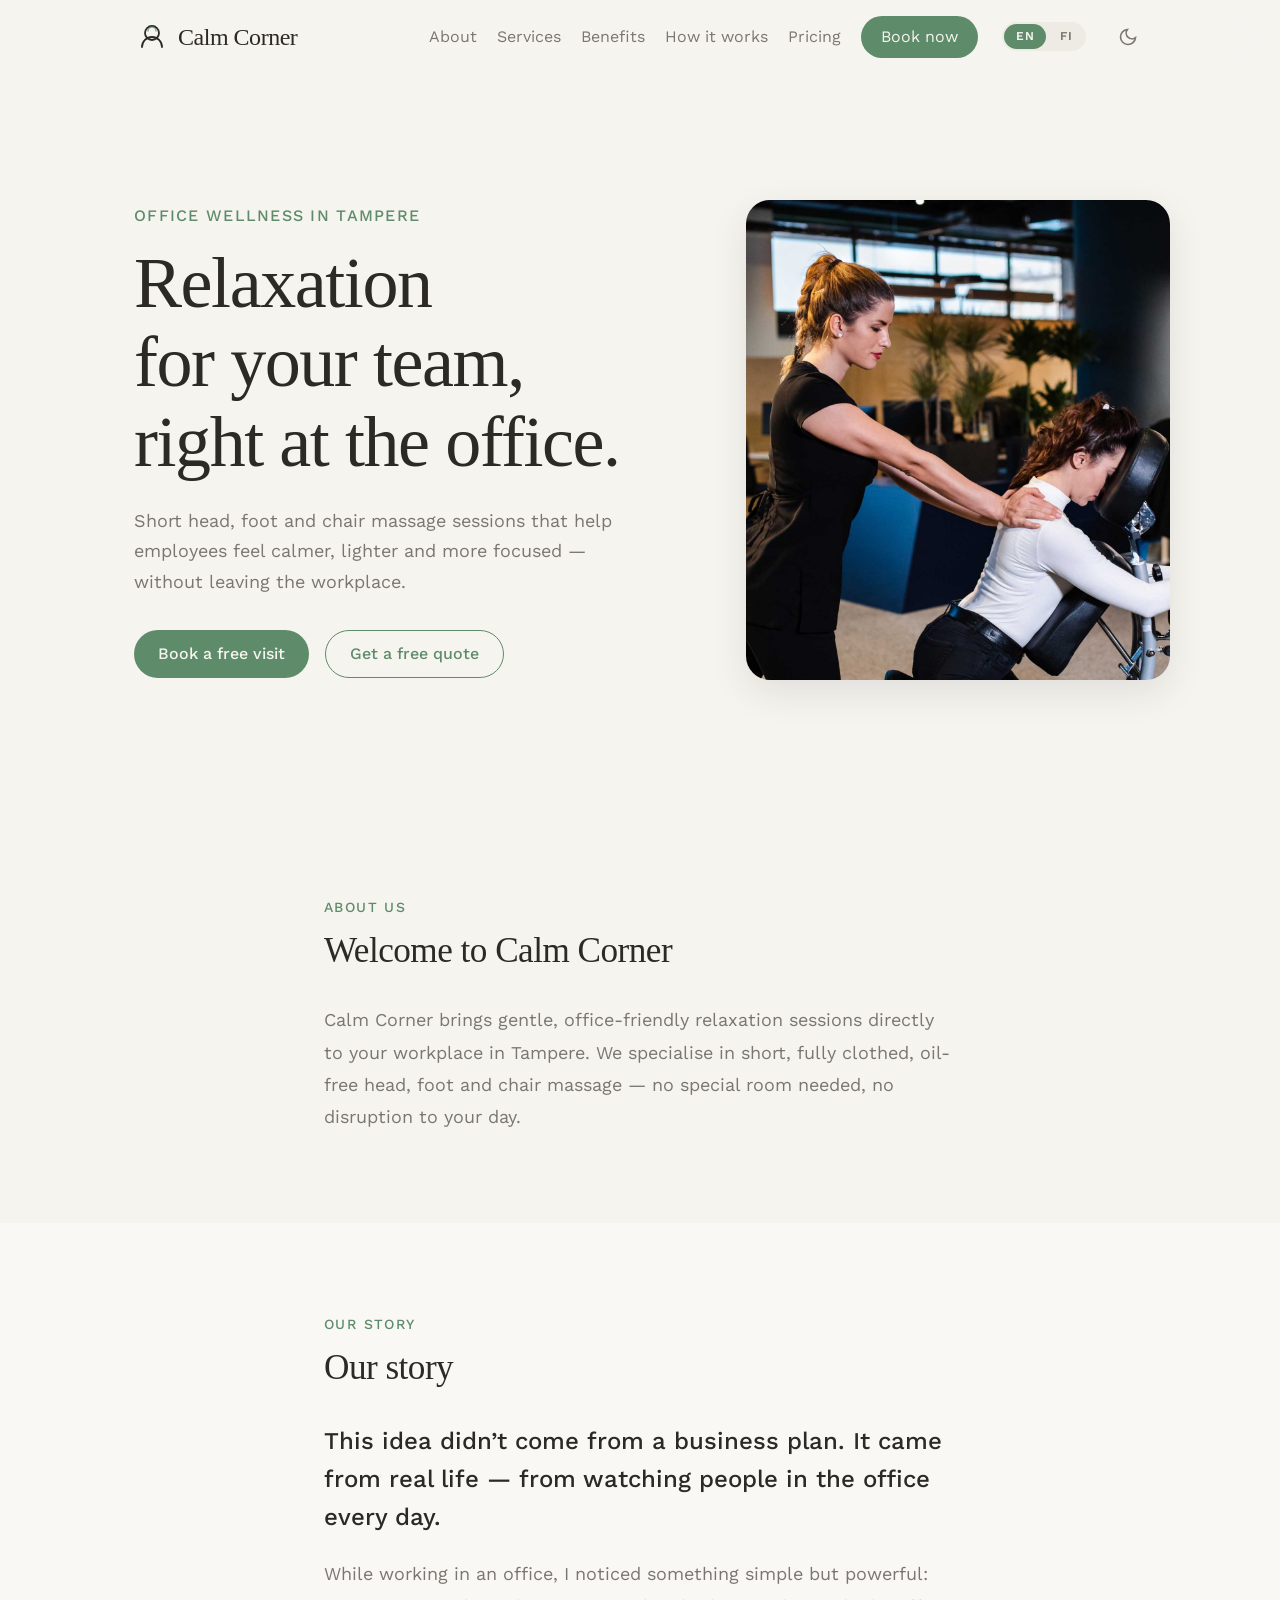
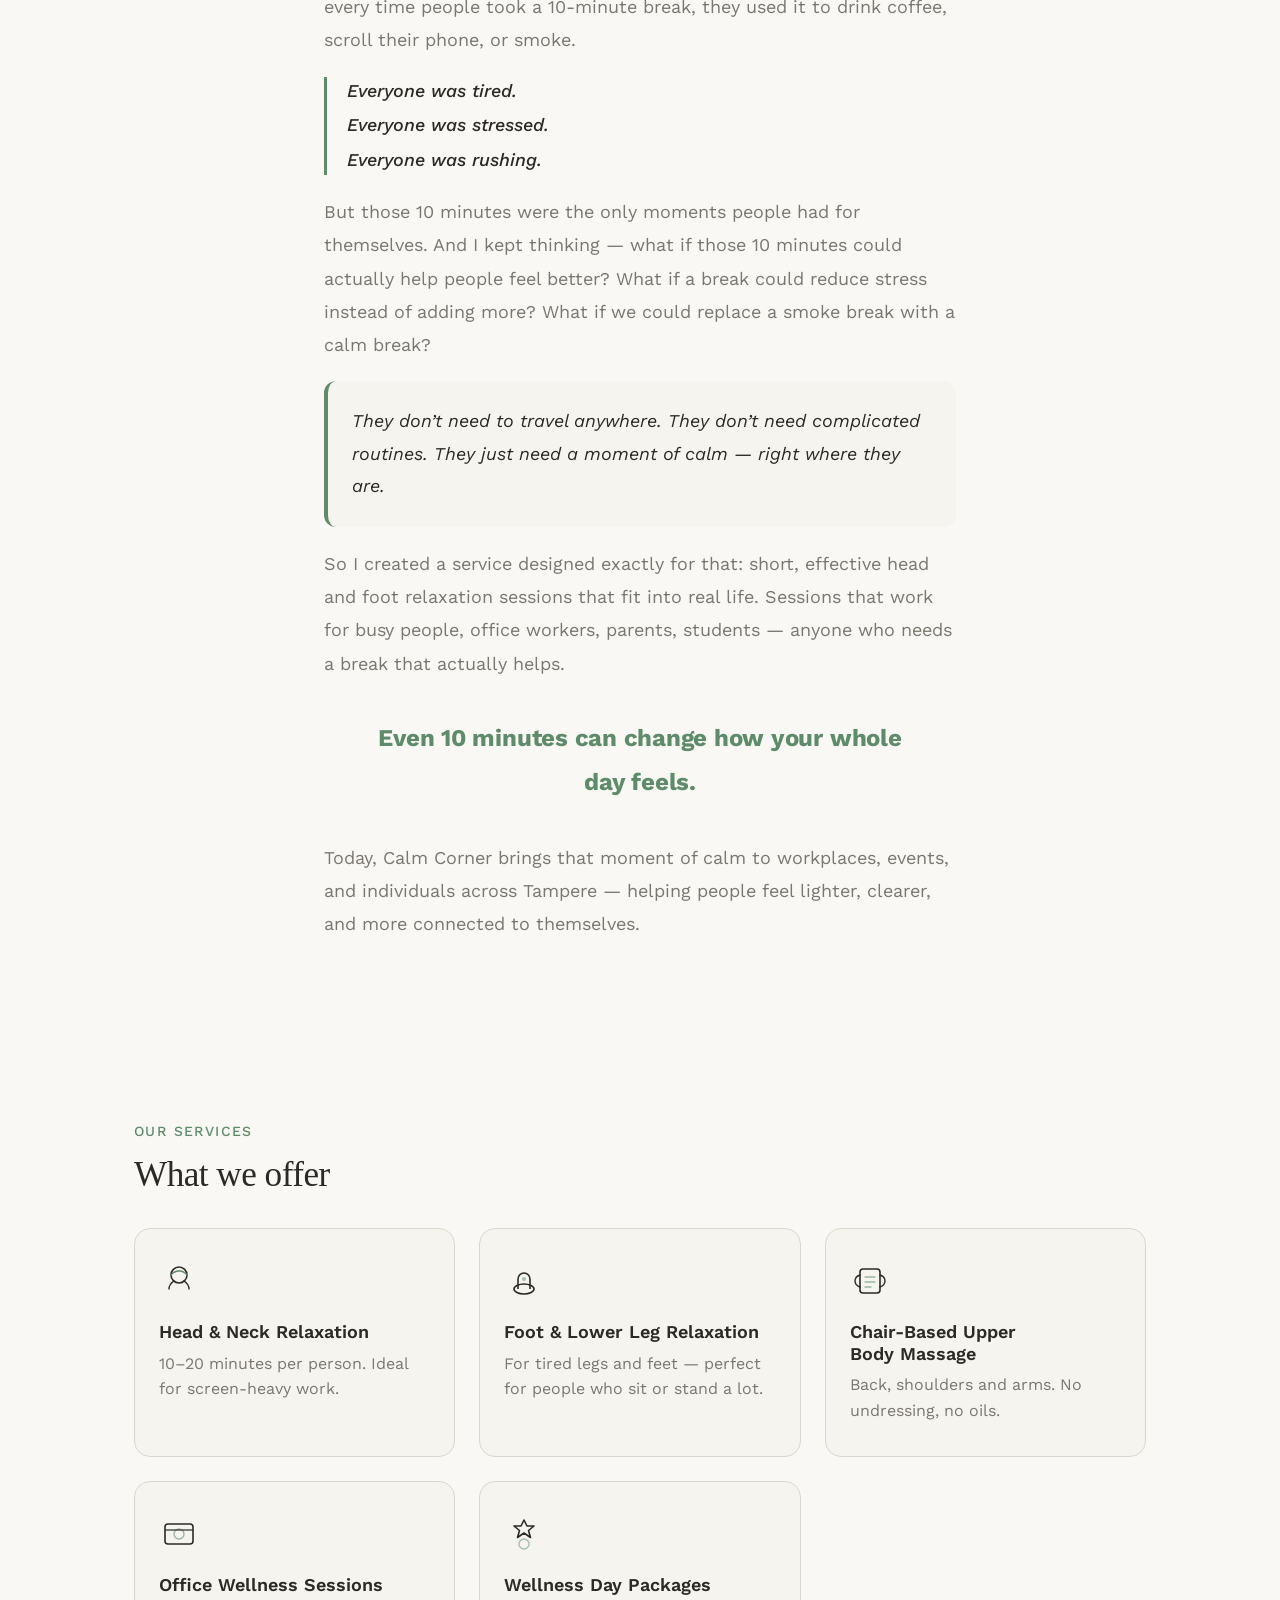
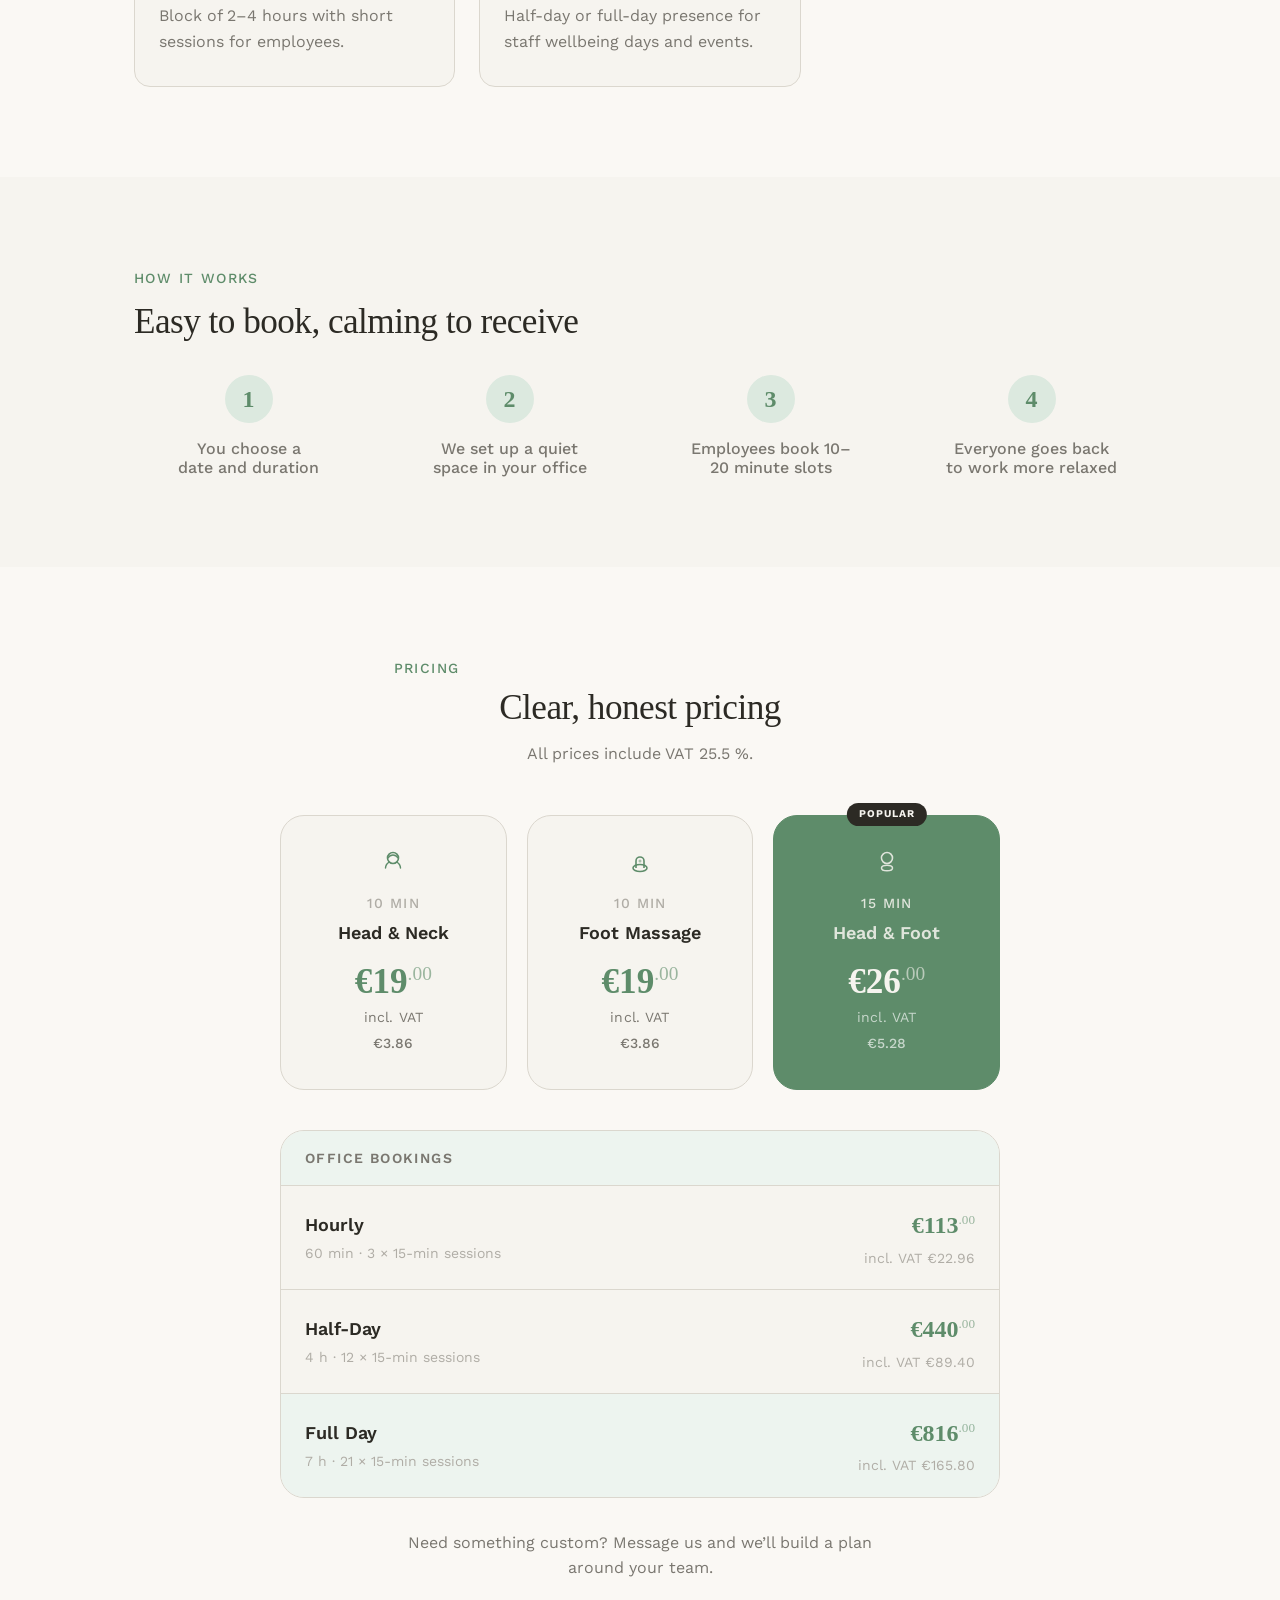
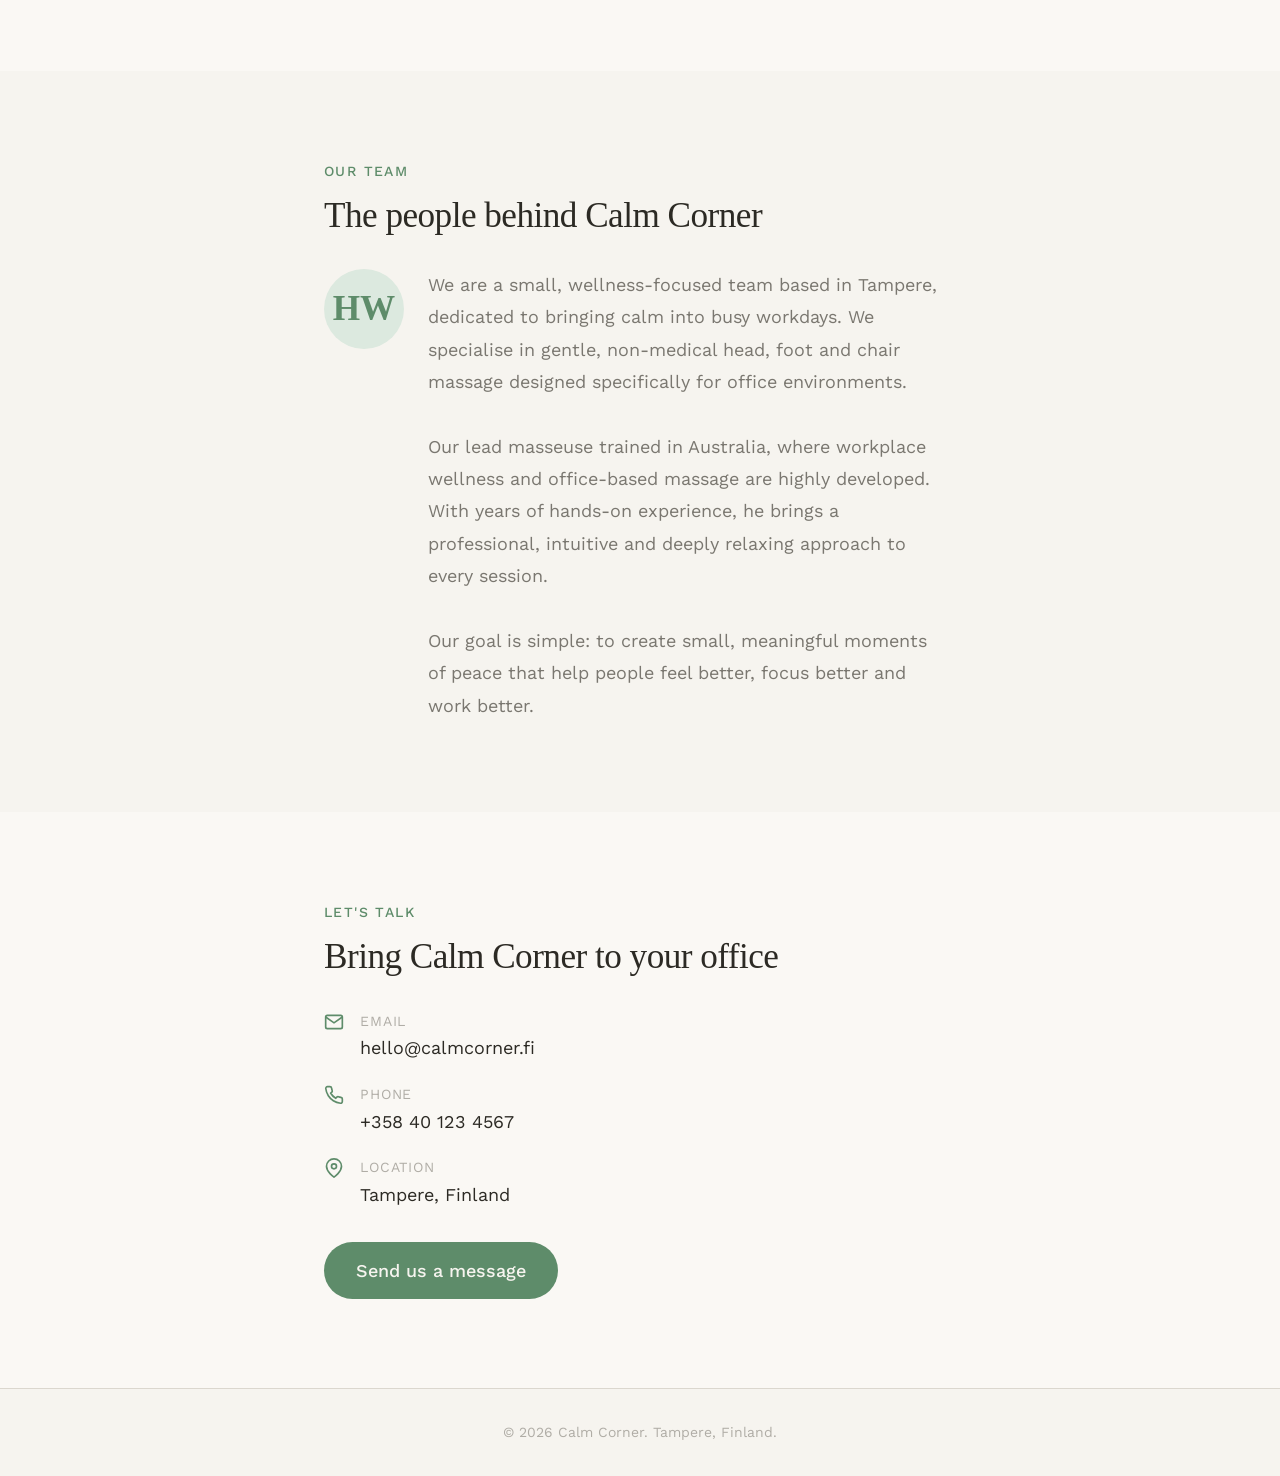
<file: index.html>
<!DOCTYPE html>
<html lang="en">
<head>
  <meta charset="UTF-8">
  <meta name="viewport" content="width=device-width, initial-scale=1.0">
  <title>Calm Corner — Office Massage in Tampere</title>
  <meta name="description" content="On-site head, foot and chair massage for offices in Tampere. Short, oil-free relaxation sessions that fit into the workday.">

  <!-- Open Graph -->
  <meta property="og:title" content="Calm Corner — Office Massage in Tampere">
  <meta property="og:description" content="Short head, foot and chair massage sessions that help employees feel calmer, lighter and more focused.">
  <meta property="og:type" content="website">

  <!-- Fonts: Zodiak (display, organic/wellness) + Work Sans (body, clean) -->
  <link href="https://api.fontshare.com/v2/css?f[]=zodiak@400,500,600,700&display=swap" rel="stylesheet">
  <link rel="preconnect" href="https://fonts.googleapis.com">
  <link rel="preconnect" href="https://fonts.gstatic.com" crossorigin>
  <link href="https://fonts.googleapis.com/css2?family=Work+Sans:wght@300;400;500;600&display=swap" rel="stylesheet">

  <link rel="stylesheet" href="style.css">
</head>
<body>

  <!-- ═══════════════════════════════════════ NAV ═══════════════════════════════════════ -->
  <header class="header" id="header">
    <nav class="nav">
      <a href="#" class="logo" aria-label="Calm Corner home">
        <!-- SVG Logo: stylised hands cradling a leaf/head silhouette -->
        <svg width="36" height="36" viewBox="0 0 36 36" fill="none" xmlns="http://www.w3.org/2000/svg" aria-hidden="true">
          <circle cx="18" cy="14" r="7" stroke="currentColor" stroke-width="1.8"/>
          <path d="M8 28c0-5.5 4.5-10 10-10s10 4.5 10 10" stroke="currentColor" stroke-width="1.8" stroke-linecap="round"/>
          <path d="M14 12c0-2.2 1.8-4 4-4s4 1.8 4 4" stroke="var(--color-accent)" stroke-width="1.5" stroke-linecap="round" opacity="0.7"/>
        </svg>
        <span class="logo-text">Calm Corner</span>
      </a>
      <div class="nav-links" id="navLinks">
        <a href="#about" data-i18n="nav.about">About</a>
        <a href="#services" data-i18n="nav.services">Services</a>
        <a href="benefits.html" data-i18n="nav.benefits">Benefits</a>
        <a href="#how" data-i18n="nav.how">How it works</a>
        <a href="#pricing" data-i18n="nav.pricing">Pricing</a>
        <a href="#contact" class="nav-cta" data-i18n="nav.cta">Book now</a>
      </div>
      <!-- Language toggle -->
      <div class="lang-toggle" aria-label="Language">
        <button class="lang-btn lang-btn--active" data-lang="en">EN</button>
        <button class="lang-btn" data-lang="fi">FI</button>
      </div>
      <button class="theme-toggle" data-theme-toggle aria-label="Switch to dark mode">
        <svg width="20" height="20" viewBox="0 0 24 24" fill="none" stroke="currentColor" stroke-width="2"><path d="M21 12.79A9 9 0 1 1 11.21 3 7 7 0 0 0 21 12.79z"/></svg>
      </button>
      <button class="mobile-toggle" id="mobileToggle" aria-label="Open menu" aria-expanded="false">
        <span></span><span></span><span></span>
      </button>
    </nav>
  </header>

  <main>

    <!-- ═══════════════════════════════════════ HERO ═══════════════════════════════════════ -->
    <section class="hero" id="hero">
      <div class="hero-content">
        <p class="hero-tag" data-i18n="hero.tag">Office wellness in Tampere</p>
        <h1 class="hero-headline" data-i18n="hero.headline">Relaxation for your team,<br> right at the office.</h1>
        <p class="hero-sub" data-i18n="hero.sub">Short head, foot and chair massage sessions that help employees feel calmer, lighter and more focused — without leaving the workplace.</p>
        <div class="hero-buttons">
          <a href="#contact" class="btn btn-primary" data-i18n="hero.book">Book a free visit</a>
          <a href="#contact" class="btn btn-secondary" data-i18n="hero.offer">Get a free quote</a>
        </div>
      </div>
      <div class="hero-visual">
        <img src="hero.jpg" alt="Relaxed person receiving a calming head massage" class="hero-img" width="600" height="600">
      </div>
    </section>

    <!-- ═══════════════════════════════════════ ABOUT ═══════════════════════════════════════ -->
    <section class="section about" id="about">
      <div class="container container--narrow">
        <p class="section-tag" data-i18n="about.tag">About us</p>
        <h2 class="section-title" data-i18n="about.title">Welcome to Calm Corner</h2>
        <p class="about-text" data-i18n="about.text">Calm Corner brings gentle, office-friendly relaxation sessions directly to your workplace in Tampere. We specialise in short, fully clothed, oil-free head, foot and chair massage — no special room needed, no disruption to your day.</p>
      </div>
    </section>

    <!-- ═══════════════════════════════════════ STORY ════════════════════════════════════ -->
    <section class="section story" id="story">
      <div class="container container--narrow">
        <p class="section-tag" data-i18n="story.tag">Our story</p>
        <h2 class="section-title" data-i18n="story.title">Our story</h2>
        <div class="story-body">
          <p class="story-lead" data-i18n="story.lead">This idea didn't come from a business plan. It came from real life — from watching people in the office every day.</p>
          <p data-i18n="story.p1">While working in an office, I noticed something simple but powerful: every time people took a 10-minute break, they used it to drink coffee, scroll their phone, or smoke.</p>
          <div class="story-triple">
            <span data-i18n="story.line1">Everyone was tired.</span>
            <span data-i18n="story.line2">Everyone was stressed.</span>
            <span data-i18n="story.line3">Everyone was rushing.</span>
          </div>
          <p data-i18n="story.p2">But those 10 minutes were the only moments people had for themselves. And I kept thinking — what if those 10 minutes could actually help people feel better? What if a break could reduce stress instead of adding more? What if we could replace a smoke break with a calm break?</p>
          <div class="story-quote" data-i18n="story.quote">They don't need to travel anywhere. They don't need complicated routines. They just need a moment of calm — right where they are.</div>
          <p data-i18n="story.p3">So I created a service designed exactly for that: short, effective head and foot relaxation sessions that fit into real life. Sessions that work for busy people, office workers, parents, students — anyone who needs a break that actually helps.</p>
          <p class="story-truth" data-i18n="story.truth">Even 10 minutes can change how your whole day feels.</p>
          <p data-i18n="story.p4">Today, Calm Corner brings that moment of calm to workplaces, events, and individuals across Tampere — helping people feel lighter, clearer, and more connected to themselves.</p>
        </div>
      </div>
    </section>

    <!-- ═══════════════════════════════════════ SERVICES ═══════════════════════════════════ -->
    <section class="section services" id="services">
      <div class="container">
        <p class="section-tag" data-i18n="services.tag">Our services</p>
        <h2 class="section-title" data-i18n="services.title">What we offer</h2>
        <div class="services-grid">

          <div class="service-card">
            <div class="service-icon">
              <svg width="40" height="40" viewBox="0 0 40 40" fill="none"><circle cx="20" cy="14" r="8" stroke="currentColor" stroke-width="1.6"/><path d="M12 14c0 0 3-4 8-4s8 4 8 4" stroke="var(--color-accent)" stroke-width="1.4" stroke-linecap="round"/><path d="M15 20c-3 2-5 5-5 8" stroke="currentColor" stroke-width="1.4" stroke-linecap="round"/><path d="M25 20c3 2 5 5 5 8" stroke="currentColor" stroke-width="1.4" stroke-linecap="round"/></svg>
            </div>
            <h3 data-i18n="svc.head.title">Head &amp; Neck Relaxation</h3>
            <p data-i18n="svc.head.desc">10–20 minutes per person. Ideal for screen-heavy work.</p>
          </div>

          <div class="service-card">
            <div class="service-icon">
              <svg width="40" height="40" viewBox="0 0 40 40" fill="none"><ellipse cx="20" cy="28" rx="10" ry="5" stroke="currentColor" stroke-width="1.6"/><path d="M14 28V18c0-3.3 2.7-6 6-6s6 2.7 6 6v10" stroke="currentColor" stroke-width="1.6"/><circle cx="20" cy="18" r="2" fill="var(--color-accent)" opacity="0.5"/></svg>
            </div>
            <h3 data-i18n="svc.foot.title">Foot &amp; Lower Leg Relaxation</h3>
            <p data-i18n="svc.foot.desc">For tired legs and feet — perfect for people who sit or stand a lot.</p>
          </div>

          <div class="service-card">
            <div class="service-icon">
              <svg width="40" height="40" viewBox="0 0 40 40" fill="none"><rect x="10" y="8" width="20" height="24" rx="3" stroke="currentColor" stroke-width="1.6"/><path d="M15 16h10M15 21h10M15 26h6" stroke="var(--color-accent)" stroke-width="1.3" stroke-linecap="round" opacity="0.6"/><path d="M10 14c-3 1-5 3-5 6s2 5 5 6" stroke="currentColor" stroke-width="1.4" stroke-linecap="round"/><path d="M30 14c3 1 5 3 5 6s-2 5-5 6" stroke="currentColor" stroke-width="1.4" stroke-linecap="round"/></svg>
            </div>
            <h3 data-i18n="svc.chair.title">Chair-Based Upper Body Massage</h3>
            <p data-i18n="svc.chair.desc">Back, shoulders and arms. No undressing, no oils.</p>
          </div>

          <div class="service-card">
            <div class="service-icon">
              <svg width="40" height="40" viewBox="0 0 40 40" fill="none"><rect x="6" y="10" width="28" height="20" rx="3" stroke="currentColor" stroke-width="1.6"/><circle cx="20" cy="20" r="5" stroke="var(--color-accent)" stroke-width="1.4" opacity="0.6"/><path d="M6 16h28" stroke="currentColor" stroke-width="1.2"/></svg>
            </div>
            <h3 data-i18n="svc.office.title">Office Wellness Sessions</h3>
            <p data-i18n="svc.office.desc">Block of 2–4 hours with short sessions for employees.</p>
          </div>

          <div class="service-card">
            <div class="service-icon">
              <svg width="40" height="40" viewBox="0 0 40 40" fill="none"><path d="M20 6l3 6h7l-5.5 4.5 2 7L20 19l-6.5 4.5 2-7L10 12h7l3-6z" stroke="currentColor" stroke-width="1.6" stroke-linejoin="round"/><circle cx="20" cy="30" r="5" stroke="var(--color-accent)" stroke-width="1.4" opacity="0.5"/></svg>
            </div>
            <h3 data-i18n="svc.day.title">Wellness Day Packages</h3>
            <p data-i18n="svc.day.desc">Half-day or full-day presence for staff wellbeing days and events.</p>
          </div>

        </div>
      </div>
    </section>

    <!-- ═══════════════════════════════════════ HOW IT WORKS ═══════════════════════════════ -->
    <section class="section how" id="how">
      <div class="container">
        <p class="section-tag" data-i18n="how.tag">How it works</p>
        <h2 class="section-title" data-i18n="how.title">Easy to book, calming to receive</h2>
        <div class="steps">
          <div class="step">
            <span class="step-number">1</span>
            <h3 data-i18n="how.step1">You choose a date and duration</h3>
          </div>
          <div class="step">
            <span class="step-number">2</span>
            <h3 data-i18n="how.step2">We set up a quiet space in your office</h3>
          </div>
          <div class="step">
            <span class="step-number">3</span>
            <h3 data-i18n="how.step3">Employees book 10–20 minute slots</h3>
          </div>
          <div class="step">
            <span class="step-number">4</span>
            <h3 data-i18n="how.step4">Everyone goes back to work more relaxed</h3>
          </div>
        </div>
      </div>
    </section>

    <!-- ═══════════════════════════════════════ PRICING ═══════════════════════════════════ -->
    <section class="section pricing" id="pricing">
      <div class="container">
        <div class="pricing-header">
          <p class="section-tag" data-i18n="pricing.tag">Pricing</p>
          <h2 class="section-title" data-i18n="pricing.title">Clear, honest pricing</h2>
          <p class="pricing-intro" data-i18n="pricing.intro">All prices include VAT&nbsp;25.5&nbsp;%.</p>
        </div>

        <!-- Session cards -->
        <div class="pricing-sessions">
          <div class="session-card">
            <div class="session-icon">
              <svg width="28" height="28" viewBox="0 0 28 28" fill="none"><circle cx="14" cy="10" r="5.5" stroke="currentColor" stroke-width="1.6"/><path d="M9 10c0 0 2-3 5-3s5 3 5 3" stroke="var(--color-accent)" stroke-width="1.3" stroke-linecap="round"/><path d="M10 14c-2 1.5-3.5 3.5-3.5 6" stroke="currentColor" stroke-width="1.4" stroke-linecap="round"/><path d="M18 14c2 1.5 3.5 3.5 3.5 6" stroke="currentColor" stroke-width="1.4" stroke-linecap="round"/></svg>
            </div>
            <p class="session-duration">10 min</p>
            <h3 class="session-name" data-i18n="pricing.headneck">Head &amp; Neck</h3>
            <div class="session-price">
              <span class="session-amount">&euro;19<span class="session-cents">.00</span></span>
              <span class="session-vat" data-i18n="pricing.vat.prefix">incl. VAT</span> <span class="session-vat-amount">&euro;3.86</span>
            </div>
          </div>

          <div class="session-card">
            <div class="session-icon">
              <svg width="28" height="28" viewBox="0 0 28 28" fill="none"><ellipse cx="14" cy="20" rx="7" ry="3.5" stroke="currentColor" stroke-width="1.6"/><path d="M10 20V13c0-2.2 1.8-4 4-4s4 1.8 4 4v7" stroke="currentColor" stroke-width="1.6"/><circle cx="14" cy="13" r="1.5" fill="var(--color-accent)" opacity="0.5"/></svg>
            </div>
            <p class="session-duration">10 min</p>
            <h3 class="session-name" data-i18n="pricing.foot">Foot Massage</h3>
            <div class="session-price">
              <span class="session-amount">&euro;19<span class="session-cents">.00</span></span>
              <span class="session-vat" data-i18n="pricing.vat.prefix">incl. VAT</span> <span class="session-vat-amount">&euro;3.86</span>
            </div>
          </div>

          <div class="session-card session-card--featured">
            <span class="session-badge" data-i18n="pricing.popular">Popular</span>
            <div class="session-icon">
              <svg width="28" height="28" viewBox="0 0 28 28" fill="none"><circle cx="14" cy="10" r="5.5" stroke="currentColor" stroke-width="1.6"/><ellipse cx="14" cy="20" rx="5.5" ry="2.8" stroke="currentColor" stroke-width="1.5"/><path d="M10 10c0-2.2 1.8-3 4-3" stroke="var(--color-accent)" stroke-width="1.3" stroke-linecap="round" opacity="0.7"/></svg>
            </div>
            <p class="session-duration">15 min</p>
            <h3 class="session-name" data-i18n="pricing.headfoot">Head &amp; Foot</h3>
            <div class="session-price">
              <span class="session-amount">&euro;26<span class="session-cents">.00</span></span>
              <span class="session-vat" data-i18n="pricing.vat.prefix">incl. VAT</span> <span class="session-vat-amount">&euro;5.28</span>
            </div>
          </div>
        </div>

        <!-- Package blocks -->
        <div class="pricing-packages">
          <p class="packages-label" data-i18n="pricing.packages.label">Office Bookings</p>
          <div class="packages-row">
            <div class="package-item">
              <div class="package-left">
                <p class="package-name" data-i18n="pricing.hourly">Hourly</p>
                <p class="package-meta">60 min &middot; <span data-i18n="pricing.hourly.desc">3 × 15-min sessions</span></p>
              </div>
              <div class="package-price-wrap">
                <p class="package-price">&euro;113<span class="session-cents">.00</span></p>
                <p class="package-vat"><span data-i18n="pricing.vat.prefix">incl. VAT</span> &euro;22.96</p>
              </div>
            </div>
            <div class="package-item">
              <div class="package-left">
                <p class="package-name" data-i18n="pricing.halfday">Half-Day</p>
                <p class="package-meta">4 h &middot; <span data-i18n="pricing.halfday.desc">12 × 15-min sessions</span></p>
              </div>
              <div class="package-price-wrap">
                <p class="package-price">&euro;440<span class="session-cents">.00</span></p>
                <p class="package-vat"><span data-i18n="pricing.vat.prefix">incl. VAT</span> &euro;89.40</p>
              </div>
            </div>
            <div class="package-item package-item--highlight">
              <div class="package-left">
                <p class="package-name" data-i18n="pricing.fullday">Full Day</p>
                <p class="package-meta">7 h &middot; <span data-i18n="pricing.fullday.desc">21 × 15-min sessions</span></p>
              </div>
              <div class="package-price-wrap">
                <p class="package-price">&euro;816<span class="session-cents">.00</span></p>
                <p class="package-vat"><span data-i18n="pricing.vat.prefix">incl. VAT</span> &euro;165.80</p>
              </div>
            </div>
          </div>
        </div>

        <p class="pricing-note" data-i18n="pricing.note">Need something custom? Get in touch and we’ll work out a plan for your team.</p>
      </div>
    </section>

    <!-- ═══════════════════════════════════════ ABOUT KRISHAN ═══════════════════════════════ -->
    <section class="section krishan" id="krishan">
      <div class="container container--narrow">
        <p class="section-tag" data-i18n="krishan.tag">Our team</p>
        <h2 class="section-title" data-i18n="krishan.title">The people behind Calm Corner</h2>
        <div class="krishan-content">
          <div class="krishan-avatar">
            <div class="avatar-placeholder">HW</div>
          </div>
          <p class="krishan-text" data-i18n="krishan.text">We are a small, wellness&#8209;focused team based in Tampere, dedicated to bringing calm into busy workdays. We specialise in gentle, non&#8209;medical head, foot and chair massage designed specifically for office environments.<br><br>Our lead masseuse trained in Australia, where workplace wellness and office&#8209;based massage are highly developed. With years of hands&#8209;on experience, he brings a professional, intuitive and deeply relaxing approach to every session.<br><br>Our goal is simple: to create small, meaningful moments of peace that help people feel better, focus better and work better.</p>
        </div>
      </div>
    </section>

    <!-- ═══════════════════════════════════════ CONTACT ═══════════════════════════════════ -->
    <section class="section contact" id="contact">
      <div class="container container--narrow">
        <p class="section-tag" data-i18n="contact.tag">Let's talk</p>
        <h2 class="section-title" data-i18n="contact.title">Bring Calm Corner to your office</h2>
        <div class="contact-grid">
          <div class="contact-info">
            <div class="contact-item">
              <svg width="20" height="20" viewBox="0 0 24 24" fill="none" stroke="currentColor" stroke-width="2"><path d="M4 4h16c1.1 0 2 .9 2 2v12c0 1.1-.9 2-2 2H4c-1.1 0-2-.9-2-2V6c0-1.1.9-2 2-2z"/><polyline points="22,6 12,13 2,6"/></svg>
              <div>
                <p class="contact-label" data-i18n="contact.email">Email</p>
                <a href="mailto:hello@calmcorner.fi" class="contact-value">hello@calmcorner.fi</a>
              </div>
            </div>
            <div class="contact-item">
              <svg width="20" height="20" viewBox="0 0 24 24" fill="none" stroke="currentColor" stroke-width="2"><path d="M22 16.92v3a2 2 0 01-2.18 2 19.79 19.79 0 01-8.63-3.07 19.5 19.5 0 01-6-6 19.79 19.79 0 01-3.07-8.67A2 2 0 014.11 2h3a2 2 0 012 1.72 12.84 12.84 0 00.7 2.81 2 2 0 01-.45 2.11L8.09 9.91a16 16 0 006 6l1.27-1.27a2 2 0 012.11-.45 12.84 12.84 0 002.81.7A2 2 0 0122 16.92z"/></svg>
              <div>
                <p class="contact-label" data-i18n="contact.phone">Phone</p>
                <a href="tel:+358401234567" class="contact-value">+358 40 123 4567</a>
              </div>
            </div>
            <div class="contact-item">
              <svg width="20" height="20" viewBox="0 0 24 24" fill="none" stroke="currentColor" stroke-width="2"><path d="M21 10c0 7-9 13-9 13s-9-6-9-13a9 9 0 0118 0z"/><circle cx="12" cy="10" r="3"/></svg>
              <div>
                <p class="contact-label" data-i18n="contact.location">Location</p>
                <p class="contact-value">Tampere, Finland</p>
              </div>
            </div>
          </div>
          <a href="mailto:hello@calmcorner.fi?subject=Calm%20Corner%20Offer%20Request" class="btn btn-primary btn-large" data-i18n="contact.btn">Send us a message</a>
        </div>
      </div>
    </section>

  </main>

  <!-- ═══════════════════════════════════════ FOOTER ═══════════════════════════════════ -->
  <footer class="footer">
    <div class="container">
      <p data-i18n="footer.copy"><!-- --></p>
    </div>
  </footer>

  <script src="i18n.js"></script>
  <script>
    // Dark mode toggle
    (function(){
      const t = document.querySelector('[data-theme-toggle]');
      const r = document.documentElement;
      let d = matchMedia('(prefers-color-scheme:dark)').matches ? 'dark' : 'light';
      r.setAttribute('data-theme', d);
      if(t) t.addEventListener('click', () => {
        d = d === 'dark' ? 'light' : 'dark';
        r.setAttribute('data-theme', d);
        t.setAttribute('aria-label', 'Switch to ' + (d === 'dark' ? 'light' : 'dark') + ' mode');
        t.innerHTML = d === 'dark'
          ? '<svg width="20" height="20" viewBox="0 0 24 24" fill="none" stroke="currentColor" stroke-width="2"><circle cx="12" cy="12" r="5"/><path d="M12 1v2M12 21v2M4.22 4.22l1.42 1.42M18.36 18.36l1.42 1.42M1 12h2M21 12h2M4.22 19.78l1.42-1.42M18.36 5.64l1.42-1.42"/></svg>'
          : '<svg width="20" height="20" viewBox="0 0 24 24" fill="none" stroke="currentColor" stroke-width="2"><path d="M21 12.79A9 9 0 1 1 11.21 3 7 7 0 0 0 21 12.79z"/></svg>';
      });
    })();

    // Mobile menu
    const toggle = document.getElementById('mobileToggle');
    const links = document.getElementById('navLinks');
    toggle.addEventListener('click', () => {
      const open = links.classList.toggle('open');
      toggle.classList.toggle('active');
      toggle.setAttribute('aria-expanded', open);
    });
    // Close on link click
    links.querySelectorAll('a').forEach(a => a.addEventListener('click', () => {
      links.classList.remove('open');
      toggle.classList.remove('active');
      toggle.setAttribute('aria-expanded', 'false');
    }));

    // Header scroll effect
    let lastScroll = 0;
    const header = document.getElementById('header');
    window.addEventListener('scroll', () => {
      const y = window.scrollY;
      header.classList.toggle('header--scrolled', y > 40);
      header.classList.toggle('header--hidden', y > 400 && y > lastScroll);
      lastScroll = y;
    }, { passive: true });

    // Scroll reveal
    const observer = new IntersectionObserver((entries) => {
      entries.forEach(e => {
        if (e.isIntersecting) {
          e.target.classList.add('revealed');
          observer.unobserve(e.target);
        }
      });
    }, { threshold: 0.12 });
    document.querySelectorAll('.service-card, .step, .price-card, .contact-item, .krishan-content, .about-text, .hero-content, .hero-visual').forEach(el => observer.observe(el));
  </script>

</body>
</html>
</file>
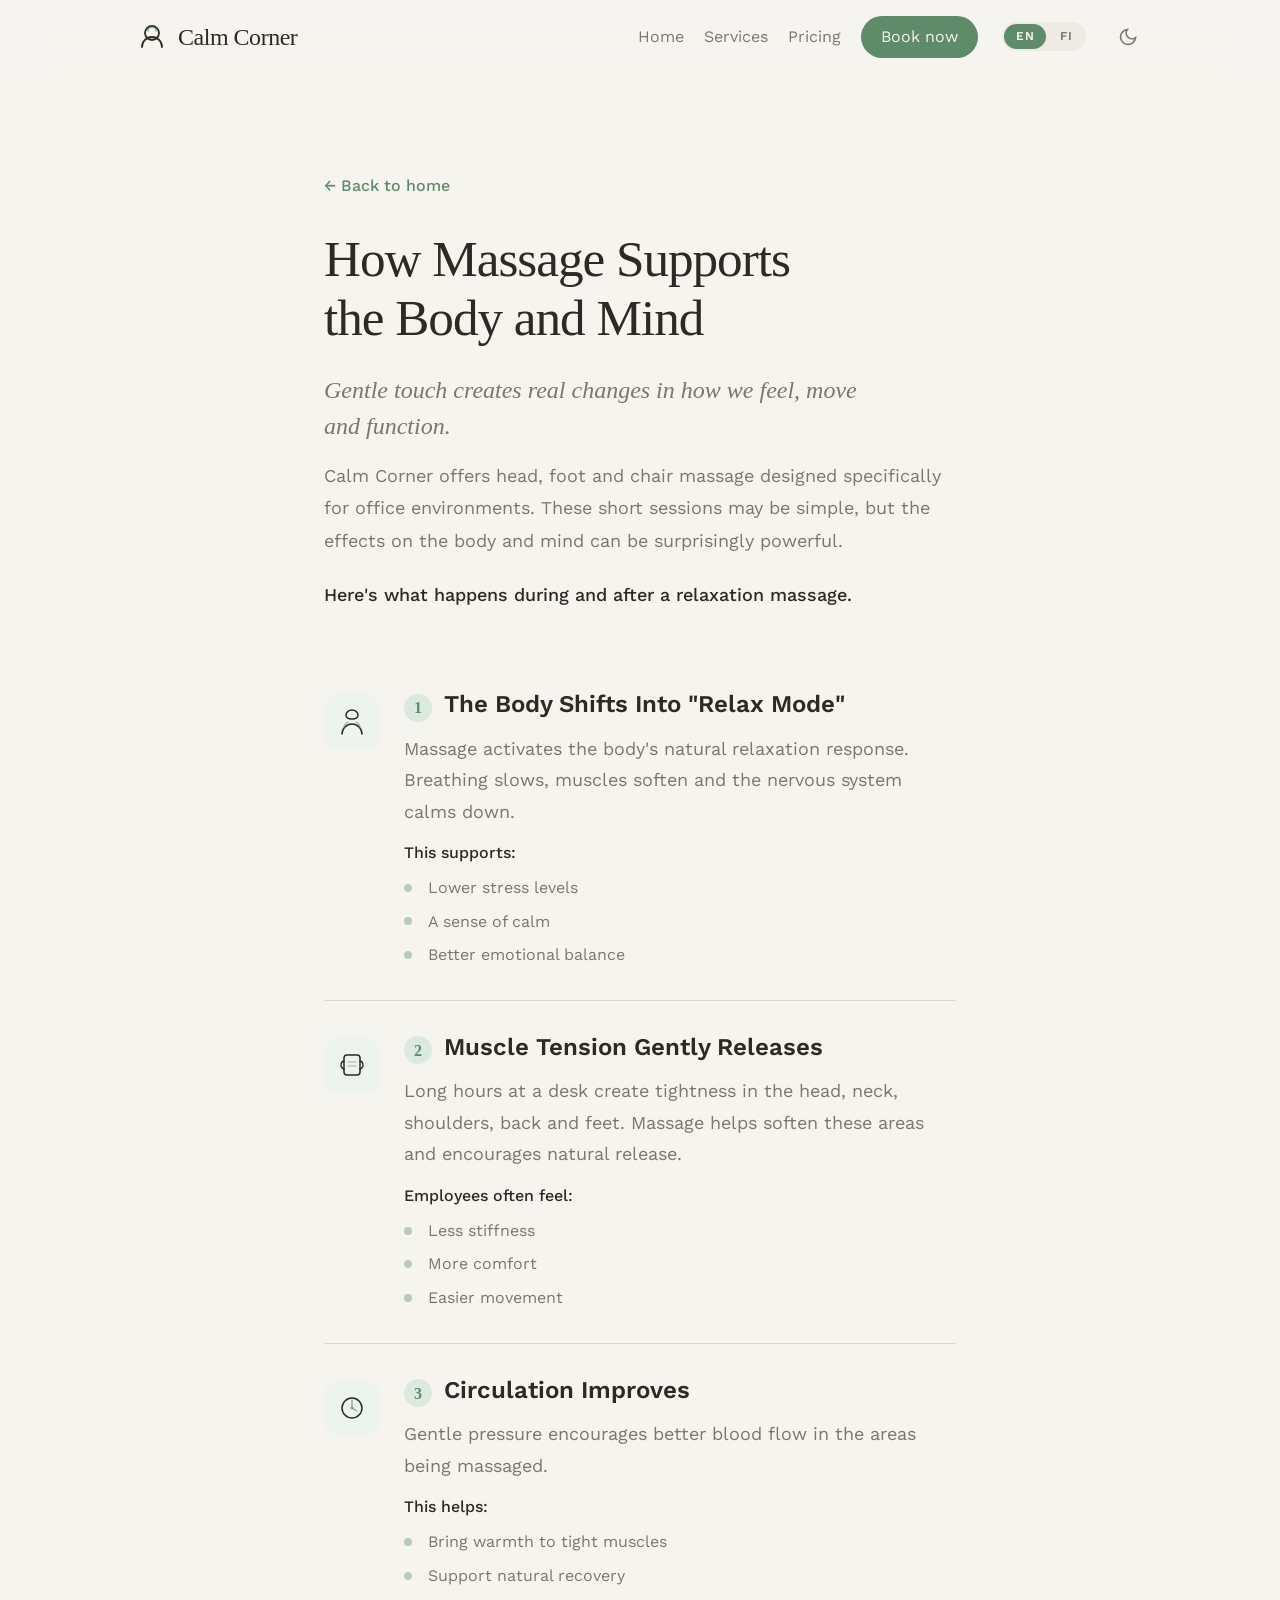
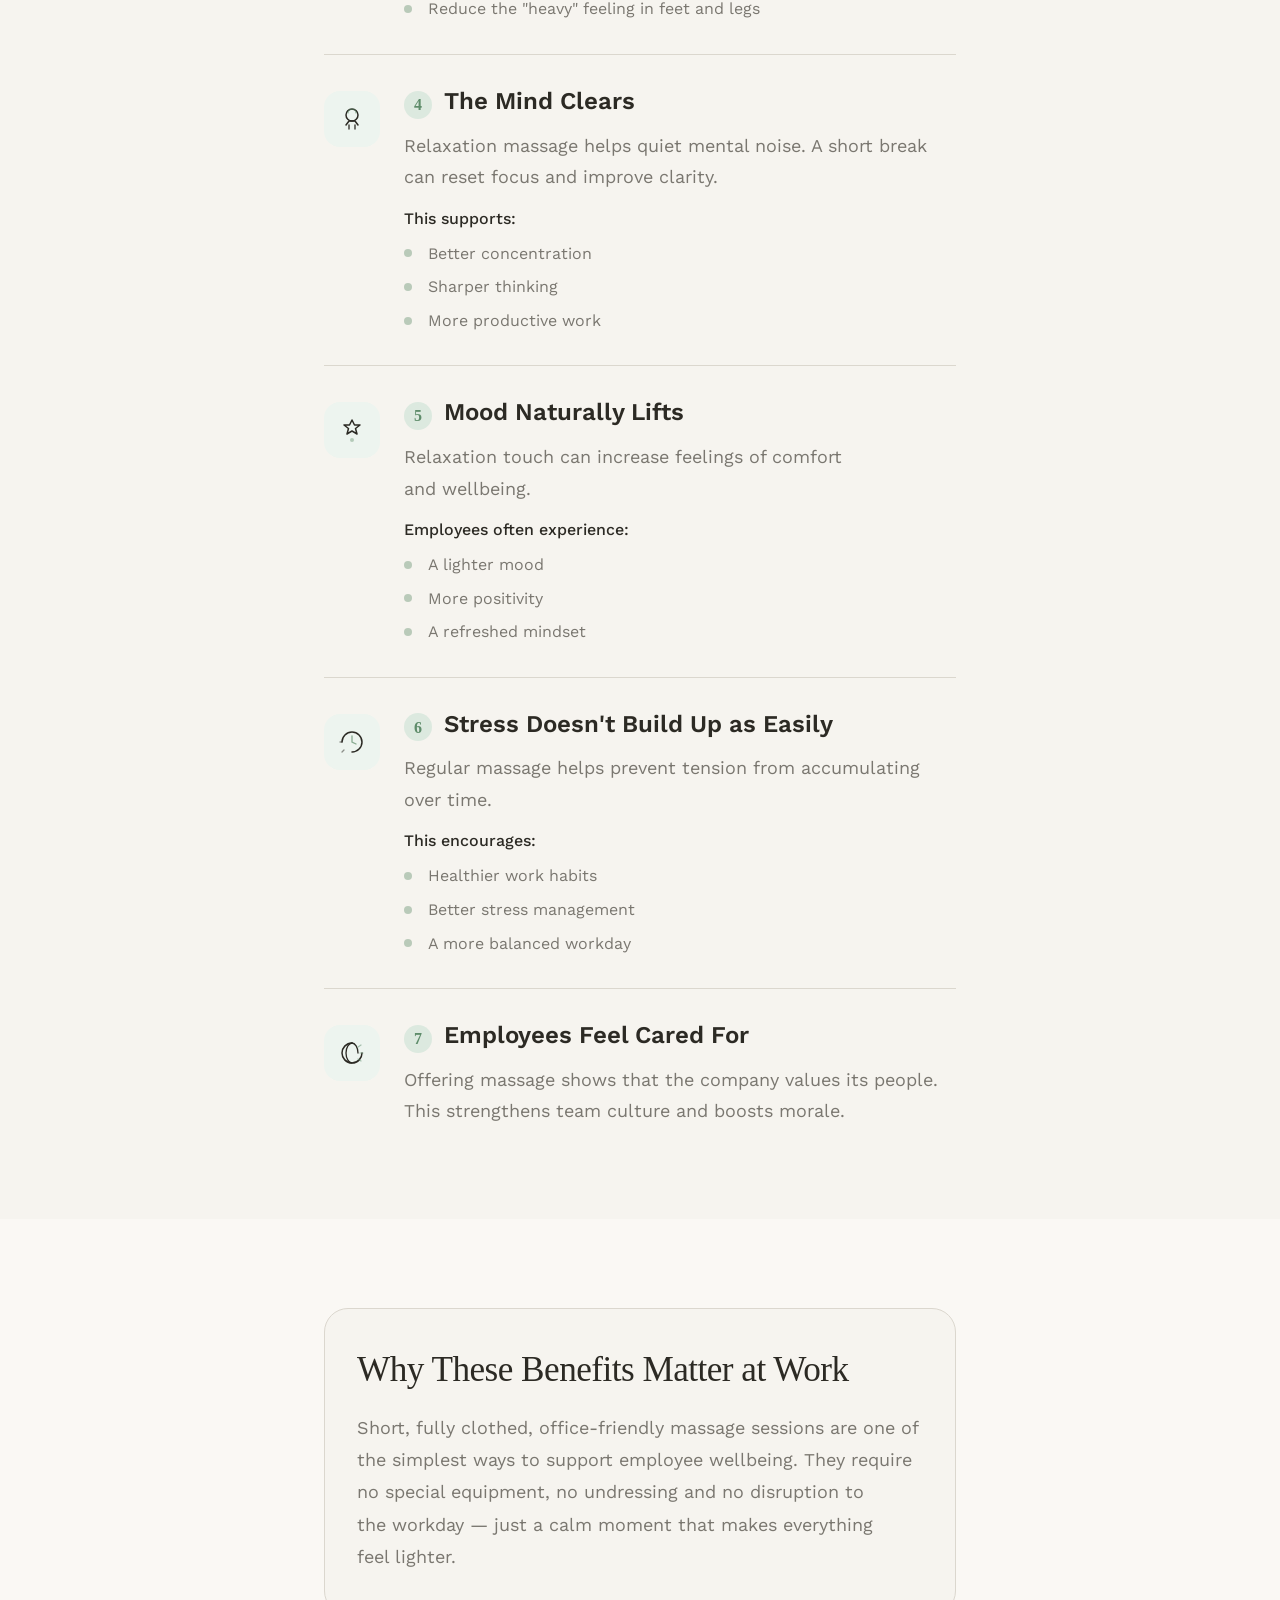
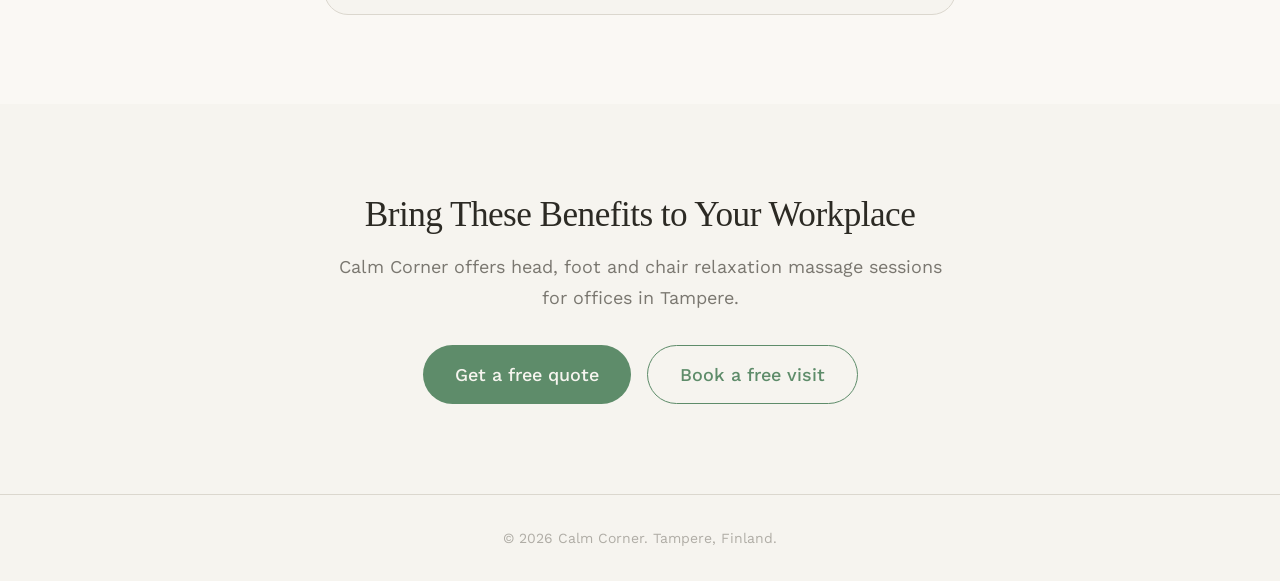
<file: benefits.html>
<!DOCTYPE html>
<html lang="en">
<head>
  <meta charset="UTF-8">
  <meta name="viewport" content="width=device-width, initial-scale=1.0">
  <title>How Massage Benefits the Body — Calm Corner</title>
  <meta name="description" content="Discover how gentle head, foot and chair massage supports the body and mind. Reduce stress, ease tension and boost focus at work.">

  <!-- Open Graph -->
  <meta property="og:title" content="How Massage Benefits the Body — Calm Corner">
  <meta property="og:description" content="Gentle touch creates real changes in how we feel, move and function.">
  <meta property="og:type" content="website">

  <!-- Fonts -->
  <link href="https://api.fontshare.com/v2/css?f[]=zodiak@400,500,600,700&display=swap" rel="stylesheet">
  <link rel="preconnect" href="https://fonts.googleapis.com">
  <link rel="preconnect" href="https://fonts.gstatic.com" crossorigin>
  <link href="https://fonts.googleapis.com/css2?family=Work+Sans:wght@300;400;500;600&display=swap" rel="stylesheet">

  <link rel="stylesheet" href="style.css">
  <link rel="stylesheet" href="benefits.css">
</head>
<body>

  <!-- ═══════════════════════════════════════ NAV ═══════════════════════════════════════ -->
  <header class="header" id="header">
    <nav class="nav">
      <a href="index.html" class="logo" aria-label="Calm Corner home">
        <svg width="36" height="36" viewBox="0 0 36 36" fill="none" xmlns="http://www.w3.org/2000/svg" aria-hidden="true">
          <circle cx="18" cy="14" r="7" stroke="currentColor" stroke-width="1.8"/>
          <path d="M8 28c0-5.5 4.5-10 10-10s10 4.5 10 10" stroke="currentColor" stroke-width="1.8" stroke-linecap="round"/>
          <path d="M14 12c0-2.2 1.8-4 4-4s4 1.8 4 4" stroke="var(--color-accent)" stroke-width="1.5" stroke-linecap="round" opacity="0.7"/>
        </svg>
        <span class="logo-text">Calm Corner</span>
      </a>
      <div class="nav-links" id="navLinks">
        <a href="index.html" data-i18n="nav.home">Home</a>
        <a href="index.html#services" data-i18n="nav.services">Services</a>
        <a href="index.html#pricing" data-i18n="nav.pricing">Pricing</a>
        <a href="index.html#contact" class="nav-cta" data-i18n="nav.cta">Book now</a>
      </div>
      <!-- Language toggle -->
      <div class="lang-toggle" aria-label="Language">
        <button class="lang-btn lang-btn--active" data-lang="en">EN</button>
        <button class="lang-btn" data-lang="fi">FI</button>
      </div>
      <button class="theme-toggle" data-theme-toggle aria-label="Switch to dark mode">
        <svg width="20" height="20" viewBox="0 0 24 24" fill="none" stroke="currentColor" stroke-width="2"><path d="M21 12.79A9 9 0 1 1 11.21 3 7 7 0 0 0 21 12.79z"/></svg>
      </button>
      <button class="mobile-toggle" id="mobileToggle" aria-label="Open menu" aria-expanded="false">
        <span></span><span></span><span></span>
      </button>
    </nav>
  </header>

  <main>

    <!-- ═══════════════════════════════════════ PAGE HERO ═══════════════════════════════ -->
    <section class="benefits-hero">
      <div class="container container--narrow">
        <a href="index.html" class="breadcrumb" data-i18n="ben.breadcrumb">&larr; Back to home</a>
        <h1 class="benefits-title" data-i18n="ben.title">How Massage Supports the Body and Mind</h1>
        <p class="benefits-intro" data-i18n="ben.intro">Gentle touch creates real changes in how we feel, move and function.</p>
        <p class="benefits-intro-sub" data-i18n="ben.intro.sub">Calm Corner offers head, foot and chair massage designed specifically for office environments. These short sessions may be simple, but the effects on the body and mind can be surprisingly powerful.</p>
        <p class="benefits-prompt" data-i18n="ben.prompt">Here's what happens during and after a relaxation massage.</p>
      </div>
    </section>

    <!-- ═══════════════════════════════════════ BENEFITS ════════════════════════════════ -->
    <section class="benefits-list">
      <div class="container container--narrow">

        <!-- Benefit 1 -->
        <article class="benefit-block">
          <div class="benefit-icon-wrap">
            <svg width="32" height="32" viewBox="0 0 32 32" fill="none"><path d="M16 4c-3 0-6 2-6 5s2 4 6 4 6-1 6-4-3-5-6-5z" stroke="currentColor" stroke-width="1.5"/><path d="M6 28c0-5.5 4.5-10 10-10s10 4.5 10 10" stroke="currentColor" stroke-width="1.5" stroke-linecap="round"/><path d="M12 16c-2 1-4 3-4 5" stroke="var(--color-accent)" stroke-width="1.3" stroke-linecap="round" opacity="0.6"/><path d="M20 16c2 1 4 3 4 5" stroke="var(--color-accent)" stroke-width="1.3" stroke-linecap="round" opacity="0.6"/></svg>
          </div>
          <div class="benefit-content">
            <h2><span class="benefit-num">1</span> <span data-i18n="ben.1.title">The Body Shifts Into "Relax Mode"</span></h2>
            <p data-i18n="ben.1.desc">Massage activates the body's natural relaxation response. Breathing slows, muscles soften and the nervous system calms down.</p>
            <p class="benefit-supports" data-i18n="ben.1.label">This supports:</p>
            <ul>
              <li data-i18n="ben.1.li1">Lower stress levels</li>
              <li data-i18n="ben.1.li2">A sense of calm</li>
              <li data-i18n="ben.1.li3">Better emotional balance</li>
            </ul>
          </div>
        </article>

        <!-- Benefit 2 -->
        <article class="benefit-block">
          <div class="benefit-icon-wrap">
            <svg width="32" height="32" viewBox="0 0 32 32" fill="none"><rect x="8" y="6" width="16" height="20" rx="3" stroke="currentColor" stroke-width="1.5"/><path d="M12 13h8M12 17h8" stroke="var(--color-accent)" stroke-width="1.2" stroke-linecap="round" opacity="0.6"/><path d="M8 12c-2 0.5-3 2-3 4s1 3.5 3 4" stroke="currentColor" stroke-width="1.3" stroke-linecap="round"/><path d="M24 12c2 0.5 3 2 3 4s-1 3.5-3 4" stroke="currentColor" stroke-width="1.3" stroke-linecap="round"/></svg>
          </div>
          <div class="benefit-content">
            <h2><span class="benefit-num">2</span> <span data-i18n="ben.2.title">Muscle Tension Gently Releases</span></h2>
            <p data-i18n="ben.2.desc">Long hours at a desk create tightness in the head, neck, shoulders, back and feet. Massage helps soften these areas and encourages natural release.</p>
            <p class="benefit-supports" data-i18n="ben.2.label">Employees often feel:</p>
            <ul>
              <li data-i18n="ben.2.li1">Less stiffness</li>
              <li data-i18n="ben.2.li2">More comfort</li>
              <li data-i18n="ben.2.li3">Easier movement</li>
            </ul>
          </div>
        </article>

        <!-- Benefit 3 -->
        <article class="benefit-block">
          <div class="benefit-icon-wrap">
            <svg width="32" height="32" viewBox="0 0 32 32" fill="none"><circle cx="16" cy="16" r="10" stroke="currentColor" stroke-width="1.5"/><path d="M16 8v8l5 3" stroke="var(--color-accent)" stroke-width="1.3" stroke-linecap="round" opacity="0.7"/><circle cx="16" cy="16" r="2" fill="var(--color-accent)" opacity="0.4"/></svg>
          </div>
          <div class="benefit-content">
            <h2><span class="benefit-num">3</span> <span data-i18n="ben.3.title">Circulation Improves</span></h2>
            <p data-i18n="ben.3.desc">Gentle pressure encourages better blood flow in the areas being massaged.</p>
            <p class="benefit-supports" data-i18n="ben.3.label">This helps:</p>
            <ul>
              <li data-i18n="ben.3.li1">Bring warmth to tight muscles</li>
              <li data-i18n="ben.3.li2">Support natural recovery</li>
              <li data-i18n="ben.3.li3">Reduce the "heavy" feeling in feet and legs</li>
            </ul>
          </div>
        </article>

        <!-- Benefit 4 -->
        <article class="benefit-block">
          <div class="benefit-icon-wrap">
            <svg width="32" height="32" viewBox="0 0 32 32" fill="none"><circle cx="16" cy="12" r="6" stroke="currentColor" stroke-width="1.5"/><path d="M12 10c0-2.2 1.8-4 4-4s4 1.8 4 4" stroke="var(--color-accent)" stroke-width="1.2" stroke-linecap="round" opacity="0.6"/><path d="M10 22l3-4h6l3 4" stroke="currentColor" stroke-width="1.5" stroke-linecap="round" stroke-linejoin="round"/><path d="M13 22v4M19 22v4" stroke="currentColor" stroke-width="1.3" stroke-linecap="round"/></svg>
          </div>
          <div class="benefit-content">
            <h2><span class="benefit-num">4</span> <span data-i18n="ben.4.title">The Mind Clears</span></h2>
            <p data-i18n="ben.4.desc">Relaxation massage helps quiet mental noise. A short break can reset focus and improve clarity.</p>
            <p class="benefit-supports" data-i18n="ben.4.label">This supports:</p>
            <ul>
              <li data-i18n="ben.4.li1">Better concentration</li>
              <li data-i18n="ben.4.li2">Sharper thinking</li>
              <li data-i18n="ben.4.li3">More productive work</li>
            </ul>
          </div>
        </article>

        <!-- Benefit 5 -->
        <article class="benefit-block">
          <div class="benefit-icon-wrap">
            <svg width="32" height="32" viewBox="0 0 32 32" fill="none"><path d="M16 6l2.5 5h5.5l-4.5 3.5 1.5 5.5L16 17l-5 3 1.5-5.5L8 11h5.5L16 6z" stroke="currentColor" stroke-width="1.5" stroke-linejoin="round"/><circle cx="16" cy="26" r="2" fill="var(--color-accent)" opacity="0.4"/></svg>
          </div>
          <div class="benefit-content">
            <h2><span class="benefit-num">5</span> <span data-i18n="ben.5.title">Mood Naturally Lifts</span></h2>
            <p data-i18n="ben.5.desc">Relaxation touch can increase feelings of comfort and wellbeing.</p>
            <p class="benefit-supports" data-i18n="ben.5.label">Employees often experience:</p>
            <ul>
              <li data-i18n="ben.5.li1">A lighter mood</li>
              <li data-i18n="ben.5.li2">More positivity</li>
              <li data-i18n="ben.5.li3">A refreshed mindset</li>
            </ul>
          </div>
        </article>

        <!-- Benefit 6 -->
        <article class="benefit-block">
          <div class="benefit-icon-wrap">
            <svg width="32" height="32" viewBox="0 0 32 32" fill="none"><path d="M6 16c0-5.5 4.5-10 10-10s10 4.5 10 10-4.5 10-10 10" stroke="currentColor" stroke-width="1.5" stroke-linecap="round"/><path d="M16 10v6l4 2" stroke="var(--color-accent)" stroke-width="1.3" stroke-linecap="round" opacity="0.7"/><path d="M6 16H4M8 24l-2 2" stroke="currentColor" stroke-width="1.3" stroke-linecap="round" opacity="0.5"/></svg>
          </div>
          <div class="benefit-content">
            <h2><span class="benefit-num">6</span> <span data-i18n="ben.6.title">Stress Doesn't Build Up as Easily</span></h2>
            <p data-i18n="ben.6.desc">Regular massage helps prevent tension from accumulating over time.</p>
            <p class="benefit-supports" data-i18n="ben.6.label">This encourages:</p>
            <ul>
              <li data-i18n="ben.6.li1">Healthier work habits</li>
              <li data-i18n="ben.6.li2">Better stress management</li>
              <li data-i18n="ben.6.li3">A more balanced workday</li>
            </ul>
          </div>
        </article>

        <!-- Benefit 7 -->
        <article class="benefit-block">
          <div class="benefit-icon-wrap">
            <svg width="32" height="32" viewBox="0 0 32 32" fill="none"><path d="M16 6C10 6 6 11 6 16s4 10 10 10 10-5 10-10" stroke="currentColor" stroke-width="1.5" stroke-linecap="round"/><path d="M16 6c3 0 6 4.5 6 10" stroke="currentColor" stroke-width="1.3" stroke-linecap="round"/><path d="M16 6c-3 0-6 4.5-6 10s3 10 6 10" stroke="currentColor" stroke-width="1.3" stroke-linecap="round"/><path d="M22 10l3-2M24 16h3M22 22l3 2" stroke="var(--color-accent)" stroke-width="1.2" stroke-linecap="round" opacity="0.5"/></svg>
          </div>
          <div class="benefit-content">
            <h2><span class="benefit-num">7</span> <span data-i18n="ben.7.title">Employees Feel Cared For</span></h2>
            <p data-i18n="ben.7.desc">Offering massage shows that the company values its people. This strengthens team culture and boosts morale.</p>
          </div>
        </article>

      </div>
    </section>

    <!-- ═══════════════════════════════════════ WHY AT WORK ════════════════════════════ -->
    <section class="section benefits-why">
      <div class="container container--narrow">
        <div class="why-card">
          <h2 data-i18n="ben.why.title">Why These Benefits Matter at Work</h2>
          <p data-i18n="ben.why.text">Short, fully clothed, office-friendly massage sessions are one of the simplest ways to support employee wellbeing. They require no special equipment, no undressing and no disruption to the workday — just a calm moment that makes everything feel lighter.</p>
        </div>
      </div>
    </section>

    <!-- ═══════════════════════════════════════ CTA ════════════════════════════════════ -->
    <section class="section benefits-cta">
      <div class="container container--narrow benefits-cta-inner">
        <h2 data-i18n="ben.cta.title">Bring These Benefits to Your Workplace</h2>
        <p data-i18n="ben.cta.text">Calm Corner offers head, foot and chair relaxation massage sessions for offices in Tampere.</p>
        <div class="hero-buttons">
          <a href="index.html#contact" class="btn btn-primary btn-large" data-i18n="hero.offer">Get a free quote</a>
          <a href="index.html#contact" class="btn btn-secondary btn-large" data-i18n="hero.book">Book a free visit</a>
        </div>
      </div>
    </section>

  </main>

  <!-- ═══════════════════════════════════════ FOOTER ═══════════════════════════════════ -->
  <footer class="footer">
    <div class="container">
      <p data-i18n="footer.copy">&copy; 2026 Calm Corner. Tampere, Finland.</p>
    </div>
  </footer>

  <script src="i18n.js"></script>
  <script>
    // Dark mode toggle
    (function(){
      const t = document.querySelector('[data-theme-toggle]');
      const r = document.documentElement;
      let d = matchMedia('(prefers-color-scheme:dark)').matches ? 'dark' : 'light';
      r.setAttribute('data-theme', d);
      if(t) t.addEventListener('click', () => {
        d = d === 'dark' ? 'light' : 'dark';
        r.setAttribute('data-theme', d);
        t.setAttribute('aria-label', 'Switch to ' + (d === 'dark' ? 'light' : 'dark') + ' mode');
        t.innerHTML = d === 'dark'
          ? '<svg width="20" height="20" viewBox="0 0 24 24" fill="none" stroke="currentColor" stroke-width="2"><circle cx="12" cy="12" r="5"/><path d="M12 1v2M12 21v2M4.22 4.22l1.42 1.42M18.36 18.36l1.42 1.42M1 12h2M21 12h2M4.22 19.78l1.42-1.42M18.36 5.64l1.42-1.42"/></svg>'
          : '<svg width="20" height="20" viewBox="0 0 24 24" fill="none" stroke="currentColor" stroke-width="2"><path d="M21 12.79A9 9 0 1 1 11.21 3 7 7 0 0 0 21 12.79z"/></svg>';
      });
    })();

    // Mobile menu
    const toggle = document.getElementById('mobileToggle');
    const links = document.getElementById('navLinks');
    toggle.addEventListener('click', () => {
      const open = links.classList.toggle('open');
      toggle.classList.toggle('active');
      toggle.setAttribute('aria-expanded', open);
    });
    links.querySelectorAll('a').forEach(a => a.addEventListener('click', () => {
      links.classList.remove('open');
      toggle.classList.remove('active');
      toggle.setAttribute('aria-expanded', 'false');
    }));

    // Header scroll effect
    let lastScroll = 0;
    const header = document.getElementById('header');
    window.addEventListener('scroll', () => {
      const y = window.scrollY;
      header.classList.toggle('header--scrolled', y > 40);
      header.classList.toggle('header--hidden', y > 400 && y > lastScroll);
      lastScroll = y;
    }, { passive: true });

    // Scroll reveal
    const observer = new IntersectionObserver((entries) => {
      entries.forEach(e => {
        if (e.isIntersecting) {
          e.target.classList.add('revealed');
          observer.unobserve(e.target);
        }
      });
    }, { threshold: 0.12 });
    document.querySelectorAll('.benefit-block, .why-card, .benefits-cta-inner').forEach(el => observer.observe(el));
  </script>

</body>
</html>
</file>
<file: style.css>
/* ═══════════════════════════════════════════════════════════════════════
   WORKDAY WELLNESS — Calm, organic, wellness-inspired palette
   Display: Zodiak (Fontshare) · Body: Work Sans (Google Fonts)
   ═══════════════════════════════════════════════════════════════════════ */

/* ── Reset ────────────────────────────────────────────────────────── */
*, *::before, *::after { box-sizing: border-box; margin: 0; padding: 0; }

html {
  -webkit-font-smoothing: antialiased;
  -moz-osx-font-smoothing: grayscale;
  text-rendering: optimizeLegibility;
  scroll-behavior: smooth;
  scroll-padding-top: 5rem;
}

/* ── Design Tokens ────────────────────────────────────────────────── */
:root {
  --font-display: 'Zodiak', 'Georgia', serif;
  --font-body: 'Work Sans', 'Helvetica Neue', sans-serif;

  /* Fluid type */
  --text-xs:   clamp(0.75rem,  0.7rem  + 0.25vw, 0.875rem);
  --text-sm:   clamp(0.875rem, 0.8rem  + 0.35vw, 1rem);
  --text-base: clamp(1rem,     0.95rem + 0.25vw, 1.125rem);
  --text-lg:   clamp(1.125rem, 1rem    + 0.75vw, 1.5rem);
  --text-xl:   clamp(1.5rem,   1.2rem  + 1.25vw, 2.25rem);
  --text-2xl:  clamp(2rem,     1.2rem  + 2.5vw,  3.5rem);
  --text-hero: clamp(2.6rem,   0.8rem  + 5vw,    4.5rem);

  /* 4px spacing */
  --space-1:  0.25rem;
  --space-2:  0.5rem;
  --space-3:  0.75rem;
  --space-4:  1rem;
  --space-5:  1.25rem;
  --space-6:  1.5rem;
  --space-8:  2rem;
  --space-10: 2.5rem;
  --space-12: 3rem;
  --space-16: 4rem;
  --space-20: 5rem;
  --space-24: 6rem;
  --space-32: 8rem;

  --radius-sm: 0.375rem;
  --radius-md: 0.625rem;
  --radius-lg: 1rem;
  --radius-xl: 1.5rem;
  --radius-full: 9999px;

  --transition-interactive: 180ms cubic-bezier(0.16, 1, 0.3, 1);
  --content-narrow: 680px;
  --content-default: 1060px;
}

/* ── Light Mode (Warm cream + sage green accent) ────────────────── */
:root, [data-theme="light"] {
  --color-bg:       #f6f4ef;
  --color-surface:  #faf8f4;
  --color-surface-2:#eeebe4;
  --color-border:   #dbd7ce;
  --color-text:     #2c2a24;
  --color-text-muted:#7a7770;
  --color-text-faint:#b0ada6;
  --color-accent:   #5e8c6a;
  --color-accent-hover:#4a7355;
  --color-accent-light: #dce9df;
  --color-accent-subtle: #edf4ef;
  --color-text-inverse: #f6f4ef;

  --shadow-sm: 0 1px 3px rgba(44,42,36,0.06);
  --shadow-md: 0 4px 14px rgba(44,42,36,0.08);
  --shadow-lg: 0 12px 36px rgba(44,42,36,0.1);
}

/* ── Dark Mode ───────────────────────────────────────────────────── */
[data-theme="dark"] {
  --color-bg:       #1a1917;
  --color-surface:  #222120;
  --color-surface-2:#2a2928;
  --color-border:   #3a3937;
  --color-text:     #d9d6d0;
  --color-text-muted:#8a877f;
  --color-text-faint:#5c5a55;
  --color-accent:   #7eb88a;
  --color-accent-hover:#5e9e6c;
  --color-accent-light: #2d3a30;
  --color-accent-subtle: #252d27;
  --color-text-inverse: #1a1917;

  --shadow-sm: 0 1px 3px rgba(0,0,0,0.25);
  --shadow-md: 0 4px 14px rgba(0,0,0,0.35);
  --shadow-lg: 0 12px 36px rgba(0,0,0,0.45);
}

@media (prefers-color-scheme: dark) {
  :root:not([data-theme]) {
    --color-bg:       #1a1917;
    --color-surface:  #222120;
    --color-surface-2:#2a2928;
    --color-border:   #3a3937;
    --color-text:     #d9d6d0;
    --color-text-muted:#8a877f;
    --color-text-faint:#5c5a55;
    --color-accent:   #7eb88a;
    --color-accent-hover:#5e9e6c;
    --color-accent-light: #2d3a30;
    --color-accent-subtle: #252d27;
    --color-text-inverse: #1a1917;
    --shadow-sm: 0 1px 3px rgba(0,0,0,0.25);
    --shadow-md: 0 4px 14px rgba(0,0,0,0.35);
    --shadow-lg: 0 12px 36px rgba(0,0,0,0.45);
  }
}

/* ── Base ─────────────────────────────────────────────────────────── */
body {
  min-height: 100dvh;
  line-height: 1.6;
  font-family: var(--font-body);
  font-size: var(--text-base);
  color: var(--color-text);
  background-color: var(--color-bg);
}

img, picture, video, canvas, svg { display: block; max-width: 100%; height: auto; }
h1, h2, h3, h4 { text-wrap: balance; line-height: 1.2; font-family: var(--font-display); }
p, li { text-wrap: pretty; max-width: 65ch; }

::selection {
  background: var(--color-accent-light);
  color: var(--color-text);
}

:focus-visible {
  outline: 2px solid var(--color-accent);
  outline-offset: 3px;
  border-radius: var(--radius-sm);
}

a, button, [role="button"] {
  transition: color var(--transition-interactive),
              background var(--transition-interactive),
              border-color var(--transition-interactive),
              box-shadow var(--transition-interactive),
              transform var(--transition-interactive);
}

button { cursor: pointer; background: none; border: none; }

/* ── Layout ──────────────────────────────────────────────────────── */
.container {
  width: 100%;
  max-width: var(--content-default);
  margin: 0 auto;
  padding: 0 var(--space-6);
}

.container--narrow {
  max-width: var(--content-narrow);
}

.section {
  padding-block: clamp(var(--space-12), 7vw, var(--space-24));
}

/* ── Header ──────────────────────────────────────────────────────── */
.header {
  position: sticky;
  top: 0;
  z-index: 100;
  background: color-mix(in srgb, var(--color-bg) 88%, transparent);
  backdrop-filter: blur(16px);
  -webkit-backdrop-filter: blur(16px);
  border-bottom: 1px solid transparent;
  transition: transform 0.3s cubic-bezier(0.16, 1, 0.3, 1),
              box-shadow 0.3s cubic-bezier(0.16, 1, 0.3, 1),
              border-color 0.3s;
}

.header--scrolled {
  border-bottom-color: var(--color-border);
  box-shadow: var(--shadow-sm);
}

.header--hidden {
  transform: translateY(-100%);
}

.nav {
  max-width: var(--content-default);
  margin: 0 auto;
  padding: var(--space-4) var(--space-6);
  display: flex;
  align-items: center;
  gap: var(--space-6);
}

.logo {
  display: flex;
  align-items: center;
  gap: var(--space-2);
  text-decoration: none;
  color: var(--color-text);
  flex-shrink: 0;
}

.logo svg { color: var(--color-text); }

.logo-text {
  font-family: var(--font-display);
  font-size: var(--text-lg);
  font-weight: 500;
  letter-spacing: -0.02em;
}

.nav-links {
  display: flex;
  align-items: center;
  gap: var(--space-5);
  margin-left: auto;
}

.nav-links a {
  font-size: var(--text-sm);
  font-weight: 400;
  color: var(--color-text-muted);
  text-decoration: none;
  white-space: nowrap;
}

.nav-links a:hover {
  color: var(--color-text);
}

.nav-cta {
  background: var(--color-accent);
  color: var(--color-text-inverse) !important;
  padding: var(--space-2) var(--space-5);
  border-radius: var(--radius-full);
  font-weight: 500;
}

.nav-cta:hover {
  background: var(--color-accent-hover) !important;
}

/* ── Language Toggle ─────────────────────────────────────────────── */
.lang-toggle {
  display: flex;
  align-items: center;
  gap: 2px;
  background: var(--color-surface-2);
  border-radius: var(--radius-full);
  padding: 2px;
  flex-shrink: 0;
}

.lang-btn {
  font-family: var(--font-body);
  font-size: 0.75rem;
  font-weight: 600;
  letter-spacing: 0.04em;
  color: var(--color-text-muted);
  padding: var(--space-1) var(--space-3);
  border-radius: var(--radius-full);
  line-height: 1.4;
  white-space: nowrap;
}

.lang-btn:hover {
  color: var(--color-text);
}

.lang-btn--active {
  background: var(--color-accent);
  color: var(--color-text-inverse);
}

.lang-btn--active:hover {
  color: var(--color-text-inverse);
  background: var(--color-accent-hover);
}

.theme-toggle {
  padding: var(--space-2);
  color: var(--color-text-muted);
  border-radius: var(--radius-md);
  flex-shrink: 0;
}

.theme-toggle:hover { color: var(--color-text); background: var(--color-surface-2); }

.mobile-toggle {
  display: none;
  flex-direction: column;
  gap: 5px;
  padding: var(--space-2);
}

.mobile-toggle span {
  display: block;
  width: 22px;
  height: 2px;
  background: var(--color-text);
  border-radius: 2px;
  transition: 0.25s;
}

.mobile-toggle.active span:nth-child(1) { transform: rotate(45deg) translate(5px, 5px); }
.mobile-toggle.active span:nth-child(2) { opacity: 0; }
.mobile-toggle.active span:nth-child(3) { transform: rotate(-45deg) translate(5px, -5px); }

/* ── Hero ─────────────────────────────────────────────────────────── */
.hero {
  min-height: 80vh;
  display: flex;
  align-items: center;
  padding: clamp(var(--space-16), 10vw, var(--space-32)) var(--space-6);
  max-width: var(--content-default);
  margin: 0 auto;
  position: relative;
}

.hero-content {
  max-width: 640px;
  opacity: 0;
  transform: translateY(24px);
  transition: opacity 0.7s cubic-bezier(0.16, 1, 0.3, 1), transform 0.7s cubic-bezier(0.16, 1, 0.3, 1);
}

.hero-content.revealed {
  opacity: 1;
  transform: translateY(0);
}

.hero-tag {
  font-size: var(--text-sm);
  font-weight: 500;
  color: var(--color-accent);
  text-transform: uppercase;
  letter-spacing: 0.08em;
  margin-bottom: var(--space-4);
}

.hero-headline {
  font-size: var(--text-hero);
  font-weight: 500;
  letter-spacing: -0.02em;
  line-height: 1.1;
  margin-bottom: var(--space-6);
  color: var(--color-text);
}

.hero-sub {
  font-size: var(--text-base);
  color: var(--color-text-muted);
  line-height: 1.7;
  margin-bottom: var(--space-8);
  max-width: 520px;
}

.hero-buttons {
  display: flex;
  gap: var(--space-4);
  flex-wrap: wrap;
}

.hero-visual {
  position: absolute;
  right: 0;
  top: 50%;
  transform: translateY(-50%);
  width: 40%;
  aspect-ratio: 4 / 5;
  max-height: 480px;
  opacity: 0;
  transition: opacity 1s 0.3s;
}

.hero-visual.revealed { opacity: 1; }

.hero-img {
  width: 100%;
  height: 100%;
  object-fit: cover;
  border-radius: var(--radius-xl);
  box-shadow: var(--shadow-lg);
}

[data-theme="dark"] .hero-img {
  opacity: 0.85;
  filter: brightness(0.9);
}

/* ── Buttons ──────────────────────────────────────────────────────── */
.btn {
  display: inline-flex;
  align-items: center;
  justify-content: center;
  text-decoration: none;
  font-size: var(--text-sm);
  font-weight: 500;
  border-radius: var(--radius-full);
  padding: var(--space-3) var(--space-6);
  line-height: 1.4;
  white-space: nowrap;
}

.btn-primary {
  background: var(--color-accent);
  color: var(--color-text-inverse);
}

.btn-primary:hover {
  background: var(--color-accent-hover);
  transform: translateY(-1px);
  box-shadow: var(--shadow-md);
}

.btn-secondary {
  background: transparent;
  color: var(--color-accent);
  border: 1.5px solid var(--color-accent);
}

.btn-secondary:hover {
  background: var(--color-accent-subtle);
}

.btn-large {
  padding: var(--space-4) var(--space-8);
  font-size: var(--text-base);
}

/* ── Section Common ──────────────────────────────────────────────── */
.section-tag {
  font-size: var(--text-xs);
  font-weight: 500;
  color: var(--color-accent);
  text-transform: uppercase;
  letter-spacing: 0.1em;
  margin-bottom: var(--space-3);
}

.section-title {
  font-size: var(--text-xl);
  font-weight: 500;
  margin-bottom: var(--space-8);
  letter-spacing: -0.015em;
}

/* ── About ────────────────────────────────────────────────────────── */
.about-text {
  font-size: var(--text-base);
  color: var(--color-text-muted);
  line-height: 1.8;
  opacity: 0;
  transform: translateY(20px);
  transition: opacity 0.6s, transform 0.6s;
}

.about-text.revealed { opacity: 1; transform: translateY(0); }

/* ── Story ────────────────────────────────────────────────────────── */
.story { background: var(--color-surface); }

.story-body {
  display: flex;
  flex-direction: column;
  gap: var(--space-5);
  max-width: 640px;
  margin: 0 auto;
}

.story-body p {
  font-size: var(--text-base);
  color: var(--color-text-muted);
  line-height: 1.85;
  margin: 0;
}

.story-lead {
  font-size: var(--text-lg) !important;
  color: var(--color-text) !important;
  font-weight: 500;
  line-height: 1.6 !important;
}

.story-triple {
  display: flex;
  flex-direction: column;
  gap: 6px;
  padding-left: var(--space-5);
  border-left: 3px solid var(--color-accent);
}

.story-triple span {
  font-size: var(--text-base);
  color: var(--color-text);
  font-weight: 500;
  font-style: italic;
}

.story-quote {
  background: var(--color-bg);
  border-radius: 12px;
  padding: var(--space-6);
  font-size: var(--text-base);
  color: var(--color-text);
  line-height: 1.8;
  border-left: 4px solid var(--color-accent);
  font-style: italic;
}

.story-truth {
  font-size: var(--text-lg) !important;
  font-weight: 700;
  color: var(--color-accent) !important;
  text-align: center;
  padding: var(--space-4) 0;
  letter-spacing: -0.01em;
}

/* ── Services ─────────────────────────────────────────────────────── */
.services {
  background: var(--color-surface);
}

.services-grid {
  display: grid;
  grid-template-columns: repeat(auto-fit, minmax(260px, 1fr));
  gap: var(--space-6);
}

.service-card {
  background: var(--color-bg);
  border: 1px solid var(--color-border);
  border-radius: var(--radius-lg);
  padding: var(--space-8) var(--space-6);
  opacity: 0;
  transform: translateY(20px);
  transition: opacity 0.5s, transform 0.5s, box-shadow 0.25s;
}

.service-card.revealed {
  opacity: 1;
  transform: translateY(0);
}

.service-card:nth-child(2).revealed { transition-delay: 0.08s; }
.service-card:nth-child(3).revealed { transition-delay: 0.16s; }
.service-card:nth-child(4).revealed { transition-delay: 0.24s; }
.service-card:nth-child(5).revealed { transition-delay: 0.32s; }

.service-card:hover {
  box-shadow: var(--shadow-md);
}

.service-icon {
  margin-bottom: var(--space-5);
  color: var(--color-text);
}

.service-card h3 {
  font-family: var(--font-body);
  font-size: var(--text-base);
  font-weight: 600;
  margin-bottom: var(--space-2);
}

.service-card p {
  font-size: var(--text-sm);
  color: var(--color-text-muted);
  line-height: 1.6;
}

/* ── How It Works ─────────────────────────────────────────────────── */
.steps {
  display: grid;
  grid-template-columns: repeat(auto-fit, minmax(200px, 1fr));
  gap: var(--space-8);
  counter-reset: step;
}

.step {
  text-align: center;
  opacity: 0;
  transform: translateY(16px);
  transition: opacity 0.5s, transform 0.5s;
}

.step.revealed {
  opacity: 1;
  transform: translateY(0);
}

.step:nth-child(2).revealed { transition-delay: 0.1s; }
.step:nth-child(3).revealed { transition-delay: 0.2s; }
.step:nth-child(4).revealed { transition-delay: 0.3s; }

.step-number {
  display: inline-flex;
  align-items: center;
  justify-content: center;
  width: 48px;
  height: 48px;
  border-radius: 50%;
  background: var(--color-accent-light);
  color: var(--color-accent);
  font-family: var(--font-display);
  font-size: var(--text-lg);
  font-weight: 600;
  margin-bottom: var(--space-4);
}

.step h3 {
  font-family: var(--font-body);
  font-size: var(--text-sm);
  font-weight: 500;
  color: var(--color-text-muted);
  max-width: 200px;
  margin: 0 auto;
}

/* ── Pricing ──────────────────────────────────────────────────────── */
.pricing {
  background: var(--color-surface);
}

.pricing-header {
  text-align: center;
  margin-bottom: var(--space-12);
}

.pricing-header .section-tag { margin-bottom: var(--space-2); }

.pricing-header .section-title { margin-bottom: var(--space-3); }

.pricing-intro {
  font-size: var(--text-sm);
  color: var(--color-text-muted);
  max-width: none;
}

/* Session cards — 3 per row */
.pricing-sessions {
  display: grid;
  grid-template-columns: repeat(3, 1fr);
  gap: var(--space-5);
  max-width: 720px;
  margin: 0 auto var(--space-10);
}

.session-card {
  background: var(--color-bg);
  border: 1px solid var(--color-border);
  border-radius: var(--radius-xl);
  padding: var(--space-8) var(--space-6);
  text-align: center;
  display: flex;
  flex-direction: column;
  align-items: center;
  gap: var(--space-2);
  position: relative;
  transition: box-shadow var(--transition-interactive), transform var(--transition-interactive);
}

.session-card:hover {
  box-shadow: var(--shadow-md);
  transform: translateY(-2px);
}

.session-card--featured {
  background: var(--color-accent);
  border-color: var(--color-accent);
  color: var(--color-text-inverse);
}

.session-card--featured .session-name,
.session-card--featured .session-duration {
  color: color-mix(in srgb, var(--color-text-inverse) 85%, transparent);
}

.session-badge {
  position: absolute;
  top: -13px;
  left: 50%;
  transform: translateX(-50%);
  background: var(--color-text);
  color: var(--color-text-inverse);
  font-size: 0.65rem;
  font-weight: 700;
  letter-spacing: 0.1em;
  text-transform: uppercase;
  padding: 3px var(--space-3);
  border-radius: var(--radius-full);
  white-space: nowrap;
}

.session-icon {
  color: var(--color-accent);
  margin-bottom: var(--space-2);
}

.session-card--featured .session-icon {
  color: var(--color-text-inverse);
  opacity: 0.85;
}

.session-duration {
  font-size: var(--text-xs);
  font-weight: 500;
  color: var(--color-text-faint);
  text-transform: uppercase;
  letter-spacing: 0.08em;
}

.session-name {
  font-family: var(--font-body);
  font-size: var(--text-base);
  font-weight: 600;
  color: var(--color-text);
  margin: 0;
}

.session-price {
  margin-top: var(--space-3);
}

.session-amount {
  font-family: var(--font-display);
  font-size: var(--text-xl);
  font-weight: 600;
  color: var(--color-accent);
  line-height: 1;
}

.session-card--featured .session-amount {
  color: var(--color-text-inverse);
}

.session-cents {
  font-size: 0.55em;
  font-weight: 500;
  opacity: 0.6;
  vertical-align: super;
  letter-spacing: 0;
}

.session-vat {
  display: block;
  font-size: var(--text-xs);
  color: var(--color-text-muted);
  margin-top: 4px;
  letter-spacing: 0.01em;
}

.session-vat-amount {
  font-size: var(--text-xs);
  color: var(--color-text-muted);
  font-weight: 500;
}

.session-card--featured .session-vat,
.session-card--featured .session-vat-amount {
  color: rgba(255,255,255,0.65);
}

/* Packages */
.pricing-packages {
  max-width: 720px;
  margin: 0 auto var(--space-8);
  background: var(--color-bg);
  border: 1px solid var(--color-border);
  border-radius: var(--radius-xl);
  overflow: hidden;
}

.packages-label {
  font-size: var(--text-xs);
  font-weight: 600;
  color: var(--color-text-muted);
  text-transform: uppercase;
  letter-spacing: 0.1em;
  padding: var(--space-4) var(--space-6);
  border-bottom: 1px solid var(--color-border);
  background: var(--color-accent-subtle);
  max-width: none;
}

.packages-row {
  display: flex;
  flex-direction: column;
}

.package-item {
  display: flex;
  align-items: center;
  justify-content: space-between;
  padding: var(--space-5) var(--space-6);
  border-bottom: 1px solid var(--color-border);
  transition: background var(--transition-interactive);
  gap: var(--space-4);
}

.package-item:last-child { border-bottom: none; }

.package-item:hover { background: var(--color-accent-subtle); }

.package-item--highlight {
  background: var(--color-accent-subtle);
}

.package-name {
  font-size: var(--text-base);
  font-weight: 600;
  color: var(--color-text);
  max-width: none;
  margin-bottom: 2px;
}

.package-meta {
  font-size: var(--text-xs);
  color: var(--color-text-faint);
  max-width: none;
}

.package-price-wrap {
  display: flex;
  flex-direction: column;
  align-items: flex-end;
  flex-shrink: 0;
  gap: 2px;
}

.package-price {
  font-family: var(--font-display);
  font-size: var(--text-lg);
  font-weight: 600;
  color: var(--color-accent);
  white-space: nowrap;
  max-width: none;
  margin: 0;
}

.package-vat {
  font-size: var(--text-xs);
  color: var(--color-text-faint);
  white-space: nowrap;
  max-width: none;
  margin: 0;
}

.pricing-note {
  font-size: var(--text-sm);
  color: var(--color-text-muted);
  text-align: center;
  max-width: 520px;
  margin: 0 auto;
}

/* Responsive pricing */
@media (max-width: 600px) {
  .pricing-sessions {
    grid-template-columns: 1fr;
    max-width: 320px;
  }
  .package-item {
    padding: var(--space-4) var(--space-5);
  }
}

/* ── Krishan ──────────────────────────────────────────────────────── */
.krishan-content {
  display: flex;
  align-items: flex-start;
  gap: var(--space-6);
  opacity: 0;
  transform: translateY(20px);
  transition: opacity 0.6s, transform 0.6s;
}

.krishan-content.revealed { opacity: 1; transform: translateY(0); }

.krishan-avatar { flex-shrink: 0; }

.avatar-placeholder {
  width: 80px;
  height: 80px;
  border-radius: 50%;
  background: var(--color-accent-light);
  color: var(--color-accent);
  display: flex;
  align-items: center;
  justify-content: center;
  font-family: var(--font-display);
  font-size: var(--text-xl);
  font-weight: 600;
}

.krishan-text {
  font-size: var(--text-base);
  color: var(--color-text-muted);
  line-height: 1.8;
}

/* ── Contact ──────────────────────────────────────────────────────── */
.contact {
  background: var(--color-surface);
}

.contact-grid {
  display: flex;
  flex-direction: column;
  gap: var(--space-8);
  align-items: flex-start;
}

.contact-info {
  display: flex;
  flex-direction: column;
  gap: var(--space-5);
}

.contact-item {
  display: flex;
  align-items: flex-start;
  gap: var(--space-4);
  opacity: 0;
  transform: translateY(12px);
  transition: opacity 0.5s, transform 0.5s;
}

.contact-item.revealed { opacity: 1; transform: translateY(0); }
.contact-item:nth-child(2).revealed { transition-delay: 0.08s; }
.contact-item:nth-child(3).revealed { transition-delay: 0.16s; }

.contact-item svg {
  flex-shrink: 0;
  color: var(--color-accent);
  margin-top: 2px;
}

.contact-label {
  font-size: var(--text-xs);
  color: var(--color-text-faint);
  text-transform: uppercase;
  letter-spacing: 0.06em;
  margin-bottom: 2px;
}

.contact-value {
  font-size: var(--text-base);
  color: var(--color-text);
  text-decoration: none;
}

a.contact-value:hover {
  color: var(--color-accent);
}

/* ── Footer ──────────────────────────────────────────────────────── */
.footer {
  padding: var(--space-8) var(--space-6);
  border-top: 1px solid var(--color-border);
  text-align: center;
}

.footer p {
  font-size: var(--text-xs);
  color: var(--color-text-faint);
  max-width: none;
}

/* ═══════════════════════════════════════════════════════════════════
   RESPONSIVE
   ═══════════════════════════════════════════════════════════════════ */

@media (max-width: 768px) {
  .nav-links {
    position: fixed;
    top: 0;
    right: 0;
    bottom: 0;
    width: 280px;
    background: var(--color-bg);
    border-left: 1px solid var(--color-border);
    flex-direction: column;
    align-items: flex-start;
    padding: var(--space-20) var(--space-6) var(--space-8);
    gap: var(--space-4);
    transform: translateX(100%);
    transition: transform 0.3s cubic-bezier(0.16, 1, 0.3, 1);
    z-index: 99;
  }

  .nav-links.open { transform: translateX(0); }

  .nav-links a {
    font-size: var(--text-base);
    padding: var(--space-2) 0;
    width: 100%;
  }

  .nav-cta {
    margin-top: var(--space-4);
    text-align: center;
    padding: var(--space-3) var(--space-6) !important;
    display: inline-block;
    width: auto;
  }

  .mobile-toggle { display: flex; }

  .hero {
    min-height: auto;
    padding: var(--space-12) var(--space-6) var(--space-16);
  }

  .hero-visual {
    display: none;
  }

  .hero-headline br { display: none; }

  .services-grid {
    grid-template-columns: 1fr;
  }

  .steps {
    grid-template-columns: 1fr 1fr;
    gap: var(--space-6);
  }

  .krishan-content {
    flex-direction: column;
    align-items: center;
    text-align: center;
  }
}

@media (max-width: 480px) {
  .steps {
    grid-template-columns: 1fr;
  }
}

/* ── Reduced motion ──────────────────────────────────────────────── */
@media (prefers-reduced-motion: reduce) {
  *, *::before, *::after {
    animation-duration: 0.01ms !important;
    animation-iteration-count: 1 !important;
    transition-duration: 0.01ms !important;
    scroll-behavior: auto !important;
  }
  .service-card, .step, .price-card, .contact-item,
  .krishan-content, .about-text, .hero-content, .hero-visual {
    opacity: 1 !important;
    transform: none !important;
  }
}
</file>
<file: benefits.css>
/* ═══════════════════════════════════════════════════════════════════════
   BENEFITS PAGE — extends base style.css
   ═══════════════════════════════════════════════════════════════════════ */

/* ── Page Hero ──────────────────────────────────────────────────────── */
.benefits-hero {
  padding: clamp(var(--space-16), 10vw, var(--space-24)) var(--space-6) var(--space-12);
}

.breadcrumb {
  display: inline-block;
  font-size: var(--text-sm);
  color: var(--color-accent);
  text-decoration: none;
  margin-bottom: var(--space-8);
  font-weight: 500;
}

.breadcrumb:hover {
  color: var(--color-accent-hover);
}

.benefits-title {
  font-size: var(--text-2xl);
  font-weight: 500;
  letter-spacing: -0.02em;
  line-height: 1.15;
  margin-bottom: var(--space-6);
  color: var(--color-text);
}

.benefits-intro {
  font-size: var(--text-lg);
  font-family: var(--font-display);
  color: var(--color-text-muted);
  line-height: 1.5;
  margin-bottom: var(--space-4);
  font-style: italic;
}

.benefits-intro-sub {
  font-size: var(--text-base);
  color: var(--color-text-muted);
  line-height: 1.8;
  margin-bottom: var(--space-6);
}

.benefits-prompt {
  font-size: var(--text-base);
  font-weight: 500;
  color: var(--color-text);
}

/* ── Benefits List ─────────────────────────────────────────────────── */
.benefits-list {
  padding: var(--space-4) var(--space-6) var(--space-12);
}

.benefit-block {
  display: flex;
  gap: var(--space-6);
  align-items: flex-start;
  padding: var(--space-8) 0;
  border-bottom: 1px solid var(--color-border);
  opacity: 0;
  transform: translateY(20px);
  transition: opacity 0.6s cubic-bezier(0.16, 1, 0.3, 1),
              transform 0.6s cubic-bezier(0.16, 1, 0.3, 1);
}

.benefit-block.revealed {
  opacity: 1;
  transform: translateY(0);
}

.benefit-block:first-child {
  padding-top: var(--space-4);
}

.benefit-block:last-child {
  border-bottom: none;
}

/* Stagger reveal */
.benefit-block:nth-child(2).revealed { transition-delay: 0.04s; }
.benefit-block:nth-child(3).revealed { transition-delay: 0.08s; }
.benefit-block:nth-child(4).revealed { transition-delay: 0.12s; }
.benefit-block:nth-child(5).revealed { transition-delay: 0.16s; }
.benefit-block:nth-child(6).revealed { transition-delay: 0.20s; }
.benefit-block:nth-child(7).revealed { transition-delay: 0.24s; }

.benefit-icon-wrap {
  flex-shrink: 0;
  width: 56px;
  height: 56px;
  display: flex;
  align-items: center;
  justify-content: center;
  border-radius: var(--radius-lg);
  background: var(--color-accent-subtle);
  color: var(--color-text);
  margin-top: var(--space-1);
}

.benefit-content h2 {
  font-family: var(--font-body);
  font-size: var(--text-lg);
  font-weight: 600;
  margin-bottom: var(--space-3);
  display: flex;
  align-items: baseline;
  gap: var(--space-3);
}

.benefit-num {
  font-family: var(--font-display);
  font-size: var(--text-sm);
  font-weight: 600;
  color: var(--color-accent);
  background: var(--color-accent-light);
  width: 28px;
  height: 28px;
  border-radius: 50%;
  display: inline-flex;
  align-items: center;
  justify-content: center;
  flex-shrink: 0;
  position: relative;
  top: 1px;
}

.benefit-content p {
  font-size: var(--text-base);
  color: var(--color-text-muted);
  line-height: 1.75;
  margin-bottom: var(--space-3);
}

.benefit-supports {
  font-weight: 500;
  color: var(--color-text) !important;
  margin-bottom: var(--space-2) !important;
  font-size: var(--text-sm) !important;
}

.benefit-content ul {
  list-style: none;
  padding: 0;
  display: flex;
  flex-direction: column;
  gap: var(--space-2);
}

.benefit-content li {
  font-size: var(--text-sm);
  color: var(--color-text-muted);
  padding-left: var(--space-6);
  position: relative;
  line-height: 1.6;
}

.benefit-content li::before {
  content: '';
  position: absolute;
  left: 0;
  top: 0.55em;
  width: 8px;
  height: 8px;
  border-radius: 50%;
  background: var(--color-accent);
  opacity: 0.4;
}

/* ── Why Card ──────────────────────────────────────────────────────── */
.benefits-why {
  background: var(--color-surface);
}

.why-card {
  background: var(--color-bg);
  border: 1px solid var(--color-border);
  border-radius: var(--radius-xl);
  padding: var(--space-10) var(--space-8);
  opacity: 0;
  transform: translateY(16px);
  transition: opacity 0.6s, transform 0.6s;
}

.why-card.revealed {
  opacity: 1;
  transform: translateY(0);
}

.why-card h2 {
  font-family: var(--font-display);
  font-size: var(--text-xl);
  font-weight: 500;
  margin-bottom: var(--space-5);
  letter-spacing: -0.015em;
}

.why-card p {
  font-size: var(--text-base);
  color: var(--color-text-muted);
  line-height: 1.8;
  max-width: 100%;
}

/* ── CTA Section ──────────────────────────────────────────────────── */
.benefits-cta {
  text-align: center;
}

.benefits-cta-inner {
  opacity: 0;
  transform: translateY(16px);
  transition: opacity 0.6s, transform 0.6s;
}

.benefits-cta-inner.revealed {
  opacity: 1;
  transform: translateY(0);
}

.benefits-cta h2 {
  font-family: var(--font-display);
  font-size: var(--text-xl);
  font-weight: 500;
  margin-bottom: var(--space-4);
  letter-spacing: -0.015em;
}

.benefits-cta p {
  font-size: var(--text-base);
  color: var(--color-text-muted);
  line-height: 1.7;
  margin-bottom: var(--space-8);
  max-width: 100%;
}

.benefits-cta .hero-buttons {
  justify-content: center;
}

/* ── Responsive ───────────────────────────────────────────────────── */
@media (max-width: 768px) {
  .benefit-block {
    flex-direction: column;
    gap: var(--space-4);
  }

  .benefit-icon-wrap {
    margin-top: 0;
  }

  .why-card {
    padding: var(--space-8) var(--space-6);
  }
}

/* ── Reduced motion ───────────────────────────────────────────────── */
@media (prefers-reduced-motion: reduce) {
  .benefit-block,
  .why-card,
  .benefits-cta-inner {
    opacity: 1 !important;
    transform: none !important;
  }
}
</file>
